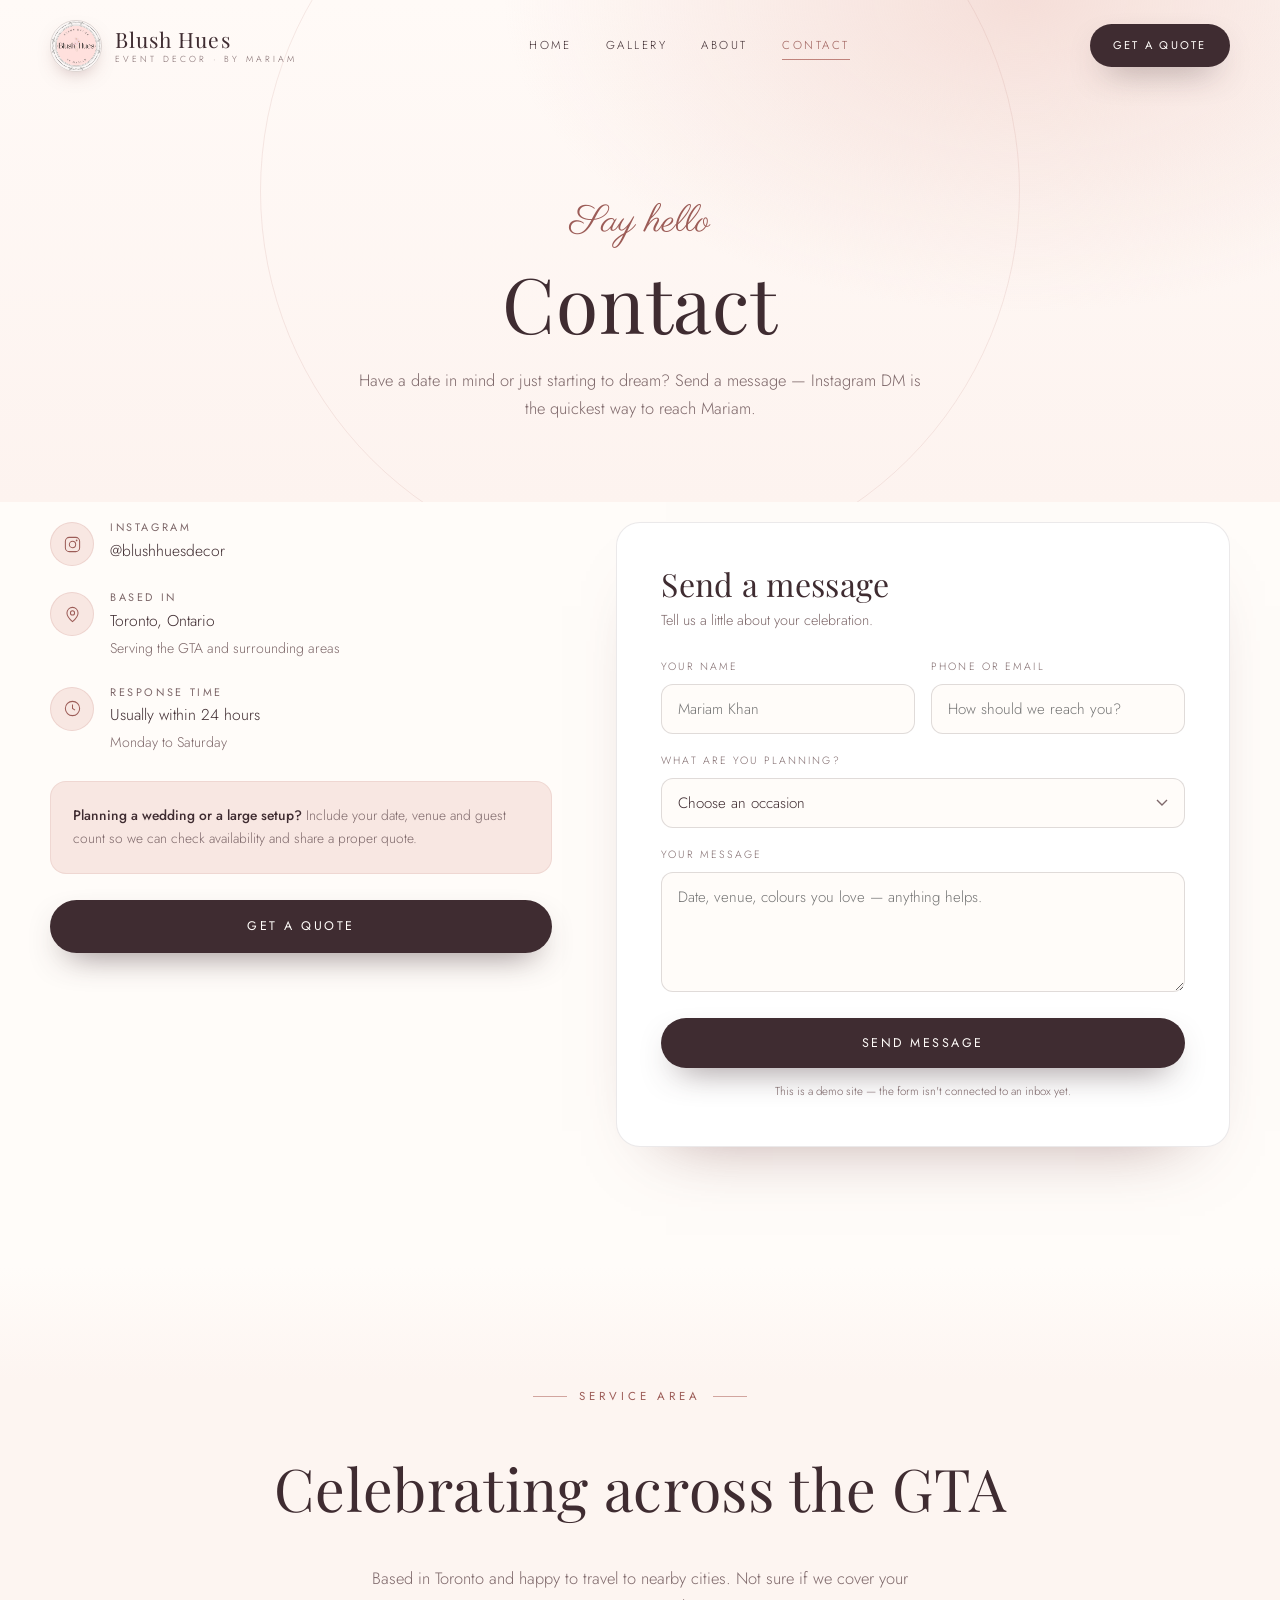
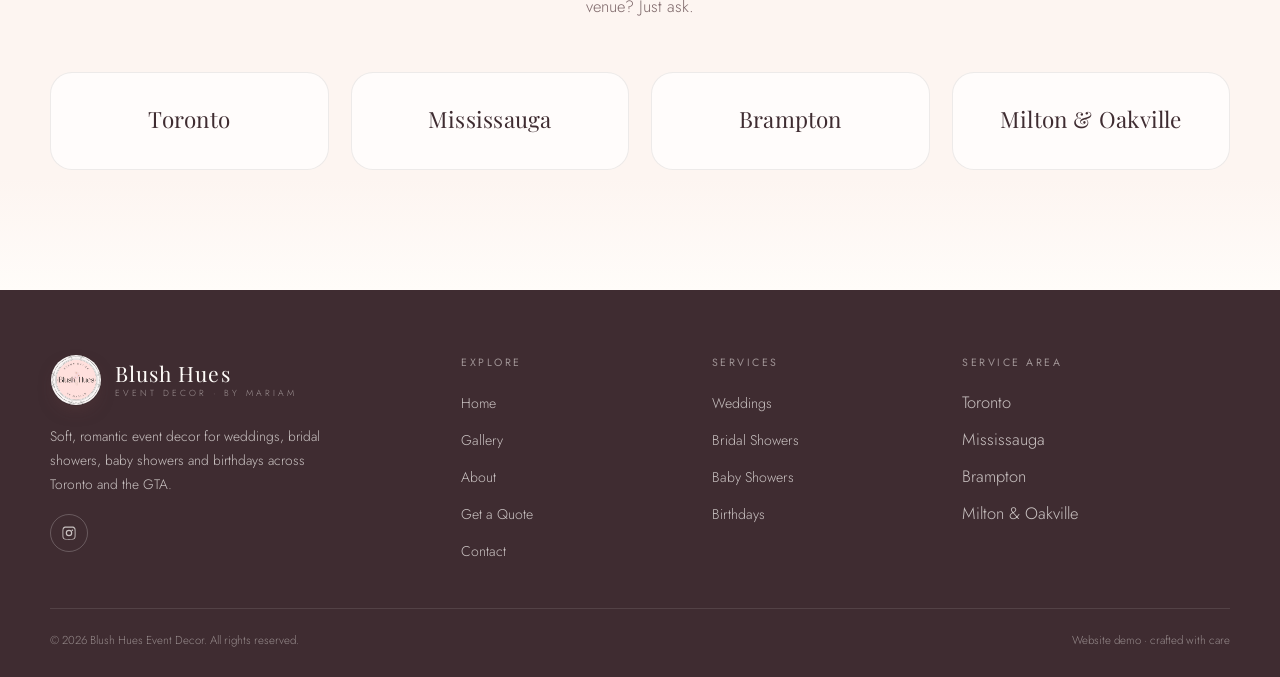
<file: contact.html>
<!DOCTYPE html>
<html lang="en">
<head>
<meta charset="UTF-8">
<meta name="viewport" content="width=device-width, initial-scale=1">
<title>Contact — Blush Hues Event Decor</title>
<meta name="description" content="Get in touch with Blush Hues event decor in Toronto. Serving Toronto, Mississauga, Brampton, Milton and Oakville.">
<meta name="theme-color" content="#FDF5F1">
<link rel="icon" href="assets/img/logo-180.jpg">
<link rel="preconnect" href="https://fonts.googleapis.com">
<link rel="preconnect" href="https://fonts.gstatic.com" crossorigin>
<link href="https://fonts.googleapis.com/css2?family=Playfair+Display:ital,wght@0,400;0,500;0,600;1,400&family=Parisienne&family=Jost:wght@300;400;500&display=swap" rel="stylesheet">
<link rel="stylesheet" href="assets/css/style.css">
</head>
<body>

<header class="nav" id="nav">
  <div class="wrap nav__inner">
    <a class="brand" href="index.html">
      <img class="brand__logo" src="assets/img/logo.jpg" alt="Blush Hues event decor logo">
      <span class="brand__text"><span class="brand__name">Blush Hues</span><span class="brand__sub">Event Decor · By Mariam</span></span>
    </a>
    <nav class="nav__links">
      <a href="index.html">Home</a>
      <a href="gallery.html">Gallery</a>
      <a href="index.html#about">About</a>
      <a href="contact.html" class="active">Contact</a>
    </nav>
    <a href="quote.html" class="btn btn--primary btn--sm nav__cta">Get a Quote</a>
    <button class="burger" id="burger" aria-label="Open menu" aria-expanded="false"><span></span><span></span></button>
  </div>
</header>

<div class="mobile-menu" id="mobileMenu">
  <img class="mobile-menu__logo" src="assets/img/logo.jpg" alt="">
  <a href="index.html">Home</a>
  <a href="gallery.html">Gallery</a>
  <a href="index.html#about">About</a>
  <a href="contact.html">Contact</a>
  <a href="quote.html" class="btn btn--primary">Get a Quote</a>
</div>

<main>
  <section class="page-hero">
    <div class="wrap reveal">
      <span class="script">Say hello</span>
      <h1>Contact</h1>
      <p class="lede">Have a date in mind or just starting to dream? Send a message — Instagram DM is the quickest way to reach Mariam.</p>
    </div>
  </section>

  <section class="section" style="padding-top:20px">
    <div class="wrap contact-grid">
      <div class="contact-info reveal">
        <div class="info-row">
          <div class="info-row__icon">
            <svg viewBox="0 0 24 24"><rect x="3" y="3" width="18" height="18" rx="5"/><circle cx="12" cy="12" r="4"/><circle cx="17.2" cy="6.8" r="1.1" fill="currentColor" stroke="none"/></svg>
          </div>
          <div>
            <h4>Instagram</h4>
            <p><a href="https://www.instagram.com/blushhuesdecor" target="_blank" rel="noopener">@blushhuesdecor</a></p>
          </div>
        </div>
        <div class="info-row">
          <div class="info-row__icon">
            <svg viewBox="0 0 24 24"><path d="M12 21s-7-6.1-7-11a7 7 0 1 1 14 0c0 4.9-7 11-7 11Z"/><circle cx="12" cy="10" r="2.6"/></svg>
          </div>
          <div>
            <h4>Based in</h4>
            <p>Toronto, Ontario</p>
            <p style="color:var(--muted);font-size:.88rem;margin-top:2px">Serving the GTA and surrounding areas</p>
          </div>
        </div>
        <div class="info-row">
          <div class="info-row__icon">
            <svg viewBox="0 0 24 24"><circle cx="12" cy="12" r="9"/><path d="M12 7v5l3.2 2"/></svg>
          </div>
          <div>
            <h4>Response time</h4>
            <p>Usually within 24 hours</p>
            <p style="color:var(--muted);font-size:.88rem;margin-top:2px">Monday to Saturday</p>
          </div>
        </div>
        <div class="info-note">
          <b>Planning a wedding or a large setup?</b> Include your date, venue and guest count so we can check availability and share a proper quote.
        </div>
        <a href="quote.html" class="btn btn--primary">Get a Quote</a>
      </div>

      <div class="form-card reveal d1">
        <div class="form-head">
          <h2>Send a message</h2>
          <p>Tell us a little about your celebration.</p>
        </div>
        <form data-demo novalidate>
          <div class="field-row">
            <div class="field">
              <label for="cname">Your name</label>
              <input id="cname" name="name" type="text" required placeholder="Mariam Khan">
            </div>
            <div class="field">
              <label for="cphone">Phone or email</label>
              <input id="cphone" name="contact" type="text" required placeholder="How should we reach you?">
            </div>
          </div>
          <div class="field">
            <label for="ctype">What are you planning?</label>
            <select id="ctype" name="type" required>
              <option value="" selected disabled>Choose an occasion</option>
              <option>Wedding</option>
              <option>Bridal shower</option>
              <option>Baby shower</option>
              <option>Birthday</option>
              <option>Other celebration</option>
            </select>
          </div>
          <div class="field">
            <label for="cmsg">Your message</label>
            <textarea id="cmsg" name="message" required placeholder="Date, venue, colours you love — anything helps."></textarea>
          </div>
          <button type="submit" class="btn btn--primary btn--full">Send Message</button>
          <p class="form-fine">This is a demo site — the form isn't connected to an inbox yet.</p>
        </form>
        <div class="form-success">
          <div class="tick">✦</div>
          <h3>Thank you</h3>
          <p>This demo form doesn't send messages yet.<br>For a real enquiry, please DM <a href="https://www.instagram.com/blushhuesdecor" target="_blank" rel="noopener" style="color:var(--rose-deep)">@blushhuesdecor</a> on Instagram.</p>
        </div>
      </div>
    </div>
  </section>

  <section class="section section--tint">
    <div class="wrap">
      <div class="section-head section-head--center">
        <span class="eyebrow eyebrow--center">Service Area</span>
        <h2>Celebrating across the GTA</h2>
        <p class="lede">Based in Toronto and happy to travel to nearby cities. Not sure if we cover your venue? Just ask.</p>
      </div>
      <div class="cards" style="grid-template-columns:repeat(4,1fr)">
        <div class="card reveal" style="text-align:center">
          <h3 style="font-size:1.4rem">Toronto</h3>
        </div>
        <div class="card reveal d1" style="text-align:center">
          <h3 style="font-size:1.4rem">Mississauga</h3>
        </div>
        <div class="card reveal d2" style="text-align:center">
          <h3 style="font-size:1.4rem">Brampton</h3>
        </div>
        <div class="card reveal d3" style="text-align:center">
          <h3 style="font-size:1.4rem">Milton &amp; Oakville</h3>
        </div>
      </div>
    </div>
  </section>
</main>

<footer class="footer">
  <div class="wrap">
    <div class="footer__top">
      <div>
        <a class="brand" href="index.html">
          <img class="brand__logo" src="assets/img/logo.jpg" alt="Blush Hues logo">
          <span class="brand__text"><span class="brand__name">Blush Hues</span><span class="brand__sub">Event Decor · By Mariam</span></span>
        </a>
        <p style="margin-top:18px">Soft, romantic event decor for weddings, bridal showers, baby showers and birthdays across Toronto and the GTA.</p>
        <div class="socials">
          <a href="https://www.instagram.com/blushhuesdecor" target="_blank" rel="noopener" aria-label="Instagram">
            <svg viewBox="0 0 24 24"><path d="M12 2.2c3.2 0 3.6 0 4.9.1 1.2.1 1.8.2 2.2.4.6.2 1 .5 1.4.9.4.4.7.8.9 1.4.2.4.3 1 .4 2.2.1 1.3.1 1.7.1 4.9s0 3.6-.1 4.9c-.1 1.2-.2 1.8-.4 2.2-.2.6-.5 1-.9 1.4-.4.4-.8.7-1.4.9-.4.2-1 .3-2.2.4-1.3.1-1.7.1-4.9.1s-3.6 0-4.9-.1c-1.2-.1-1.8-.2-2.2-.4-.6-.2-1-.5-1.4-.9-.4-.4-.7-.8-.9-1.4-.2-.4-.3-1-.4-2.2C2.2 15.6 2.2 15.2 2.2 12s0-3.6.1-4.9c.1-1.2.2-1.8.4-2.2.2-.6.5-1 .9-1.4.4-.4.8-.7 1.4-.9.4-.2 1-.3 2.2-.4C8.4 2.2 8.8 2.2 12 2.2Zm0 1.8c-3.1 0-3.5 0-4.7.1-.9 0-1.4.2-1.7.3-.4.2-.7.4-1 .7-.3.3-.5.6-.7 1-.1.3-.3.8-.3 1.7-.1 1.2-.1 1.6-.1 4.7s0 3.5.1 4.7c0 .9.2 1.4.3 1.7.2.4.4.7.7 1 .3.3.6.5 1 .7.3.1.8.3 1.7.3 1.2.1 1.6.1 4.7.1s3.5 0 4.7-.1c.9 0 1.4-.2 1.7-.3.4-.2.7-.4 1-.7.3-.3.5-.6.7-1 .1-.3.3-.8.3-1.7.1-1.2.1-1.6.1-4.7s0-3.5-.1-4.7c0-.9-.2-1.4-.3-1.7-.2-.4-.4-.7-.7-1-.3-.3-.6-.5-1-.7-.3-.1-.8-.3-1.7-.3-1.2-.1-1.6-.1-4.7-.1Zm0 3.1a4.9 4.9 0 1 1 0 9.8 4.9 4.9 0 0 1 0-9.8Zm0 1.8a3.1 3.1 0 1 0 0 6.2 3.1 3.1 0 0 0 0-6.2Zm5.1-2.1a1.15 1.15 0 1 1 0 2.3 1.15 1.15 0 0 1 0-2.3Z"/></svg>
          </a>
        </div>
      </div>
      <div>
        <h5>Explore</h5>
        <ul><li><a href="index.html">Home</a></li><li><a href="gallery.html">Gallery</a></li><li><a href="index.html#about">About</a></li><li><a href="quote.html">Get a Quote</a></li><li><a href="contact.html">Contact</a></li></ul>
      </div>
      <div>
        <h5>Services</h5>
        <ul><li><a href="index.html#about">Weddings</a></li><li><a href="index.html#about">Bridal Showers</a></li><li><a href="index.html#about">Baby Showers</a></li><li><a href="index.html#about">Birthdays</a></li></ul>
      </div>
      <div>
        <h5>Service Area</h5>
        <ul><li>Toronto</li><li>Mississauga</li><li>Brampton</li><li>Milton &amp; Oakville</li></ul>
      </div>
    </div>
    <div class="footer__bottom">
      <span>© <span id="year">2026</span> Blush Hues Event Decor. All rights reserved.</span>
      <span>Website demo · crafted with care</span>
    </div>
  </div>
</footer>

<script src="assets/js/main.js"></script>
</body>
</html>
</file>
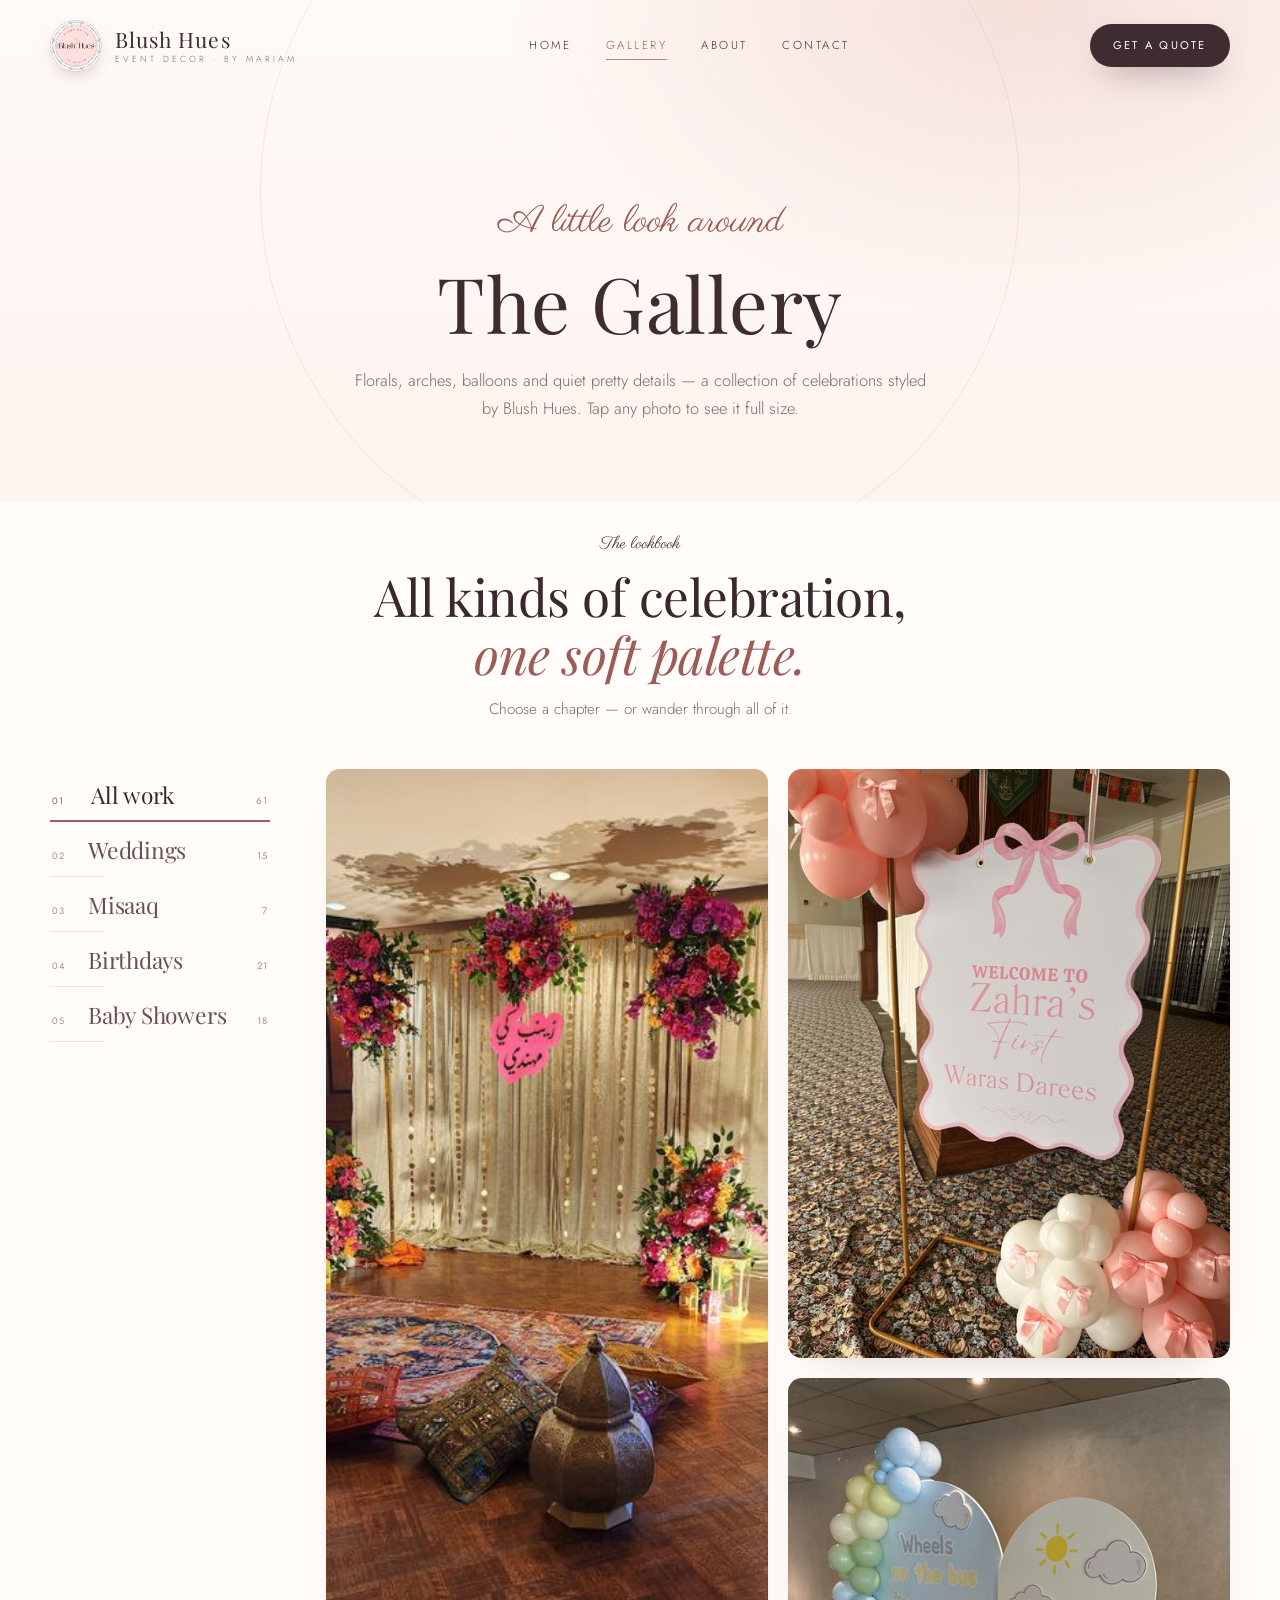
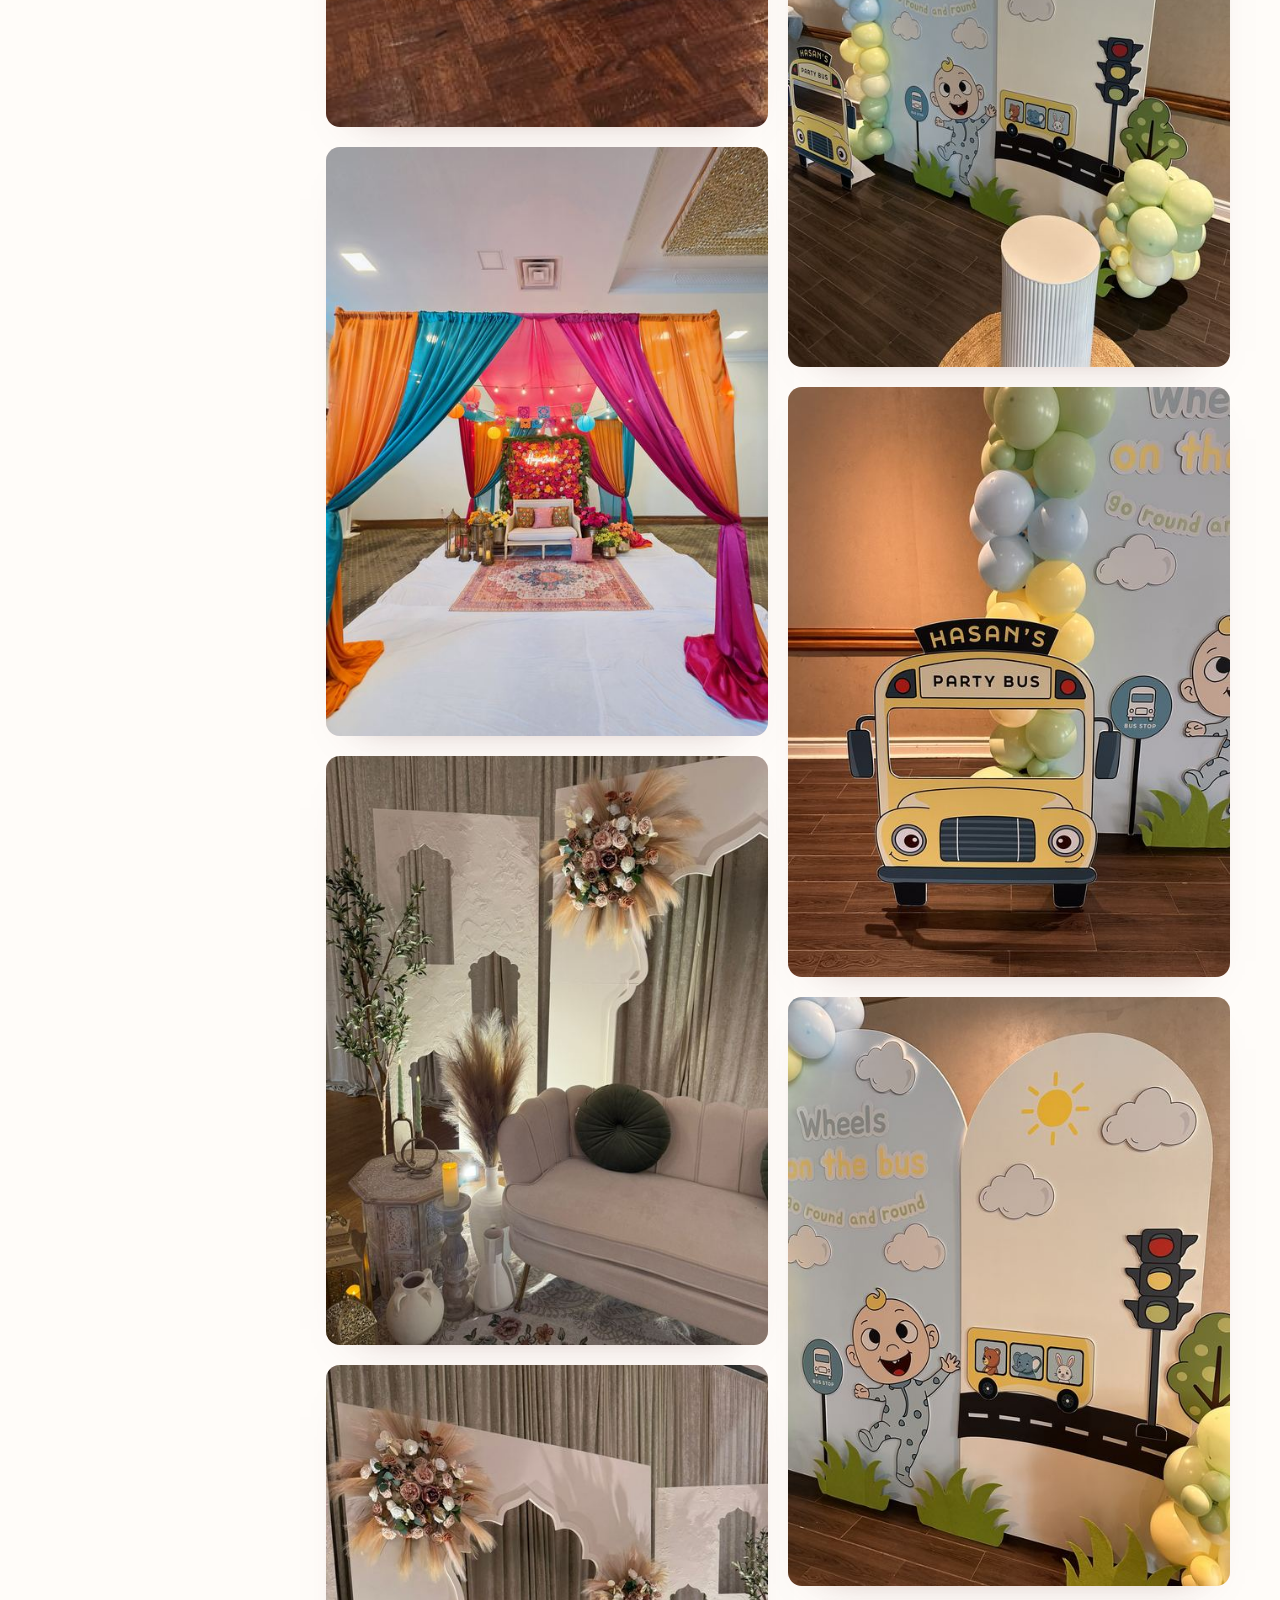
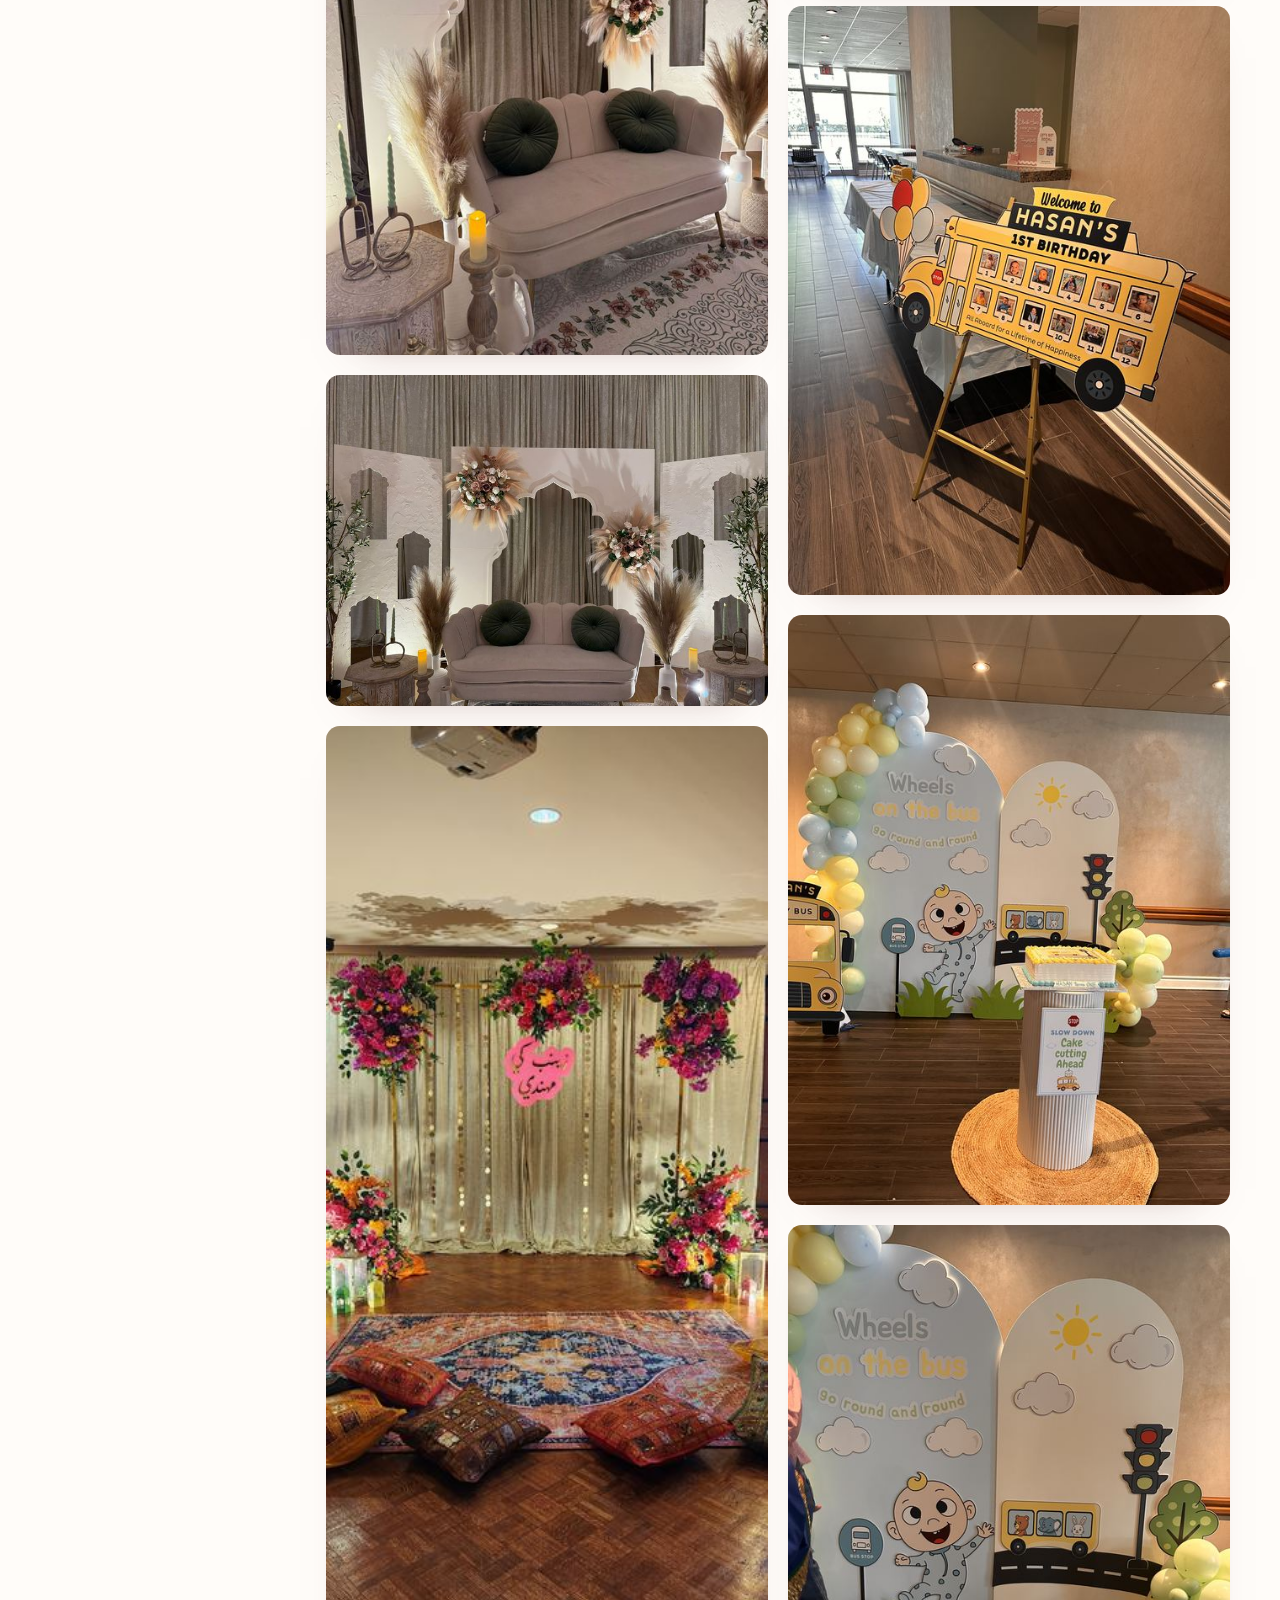
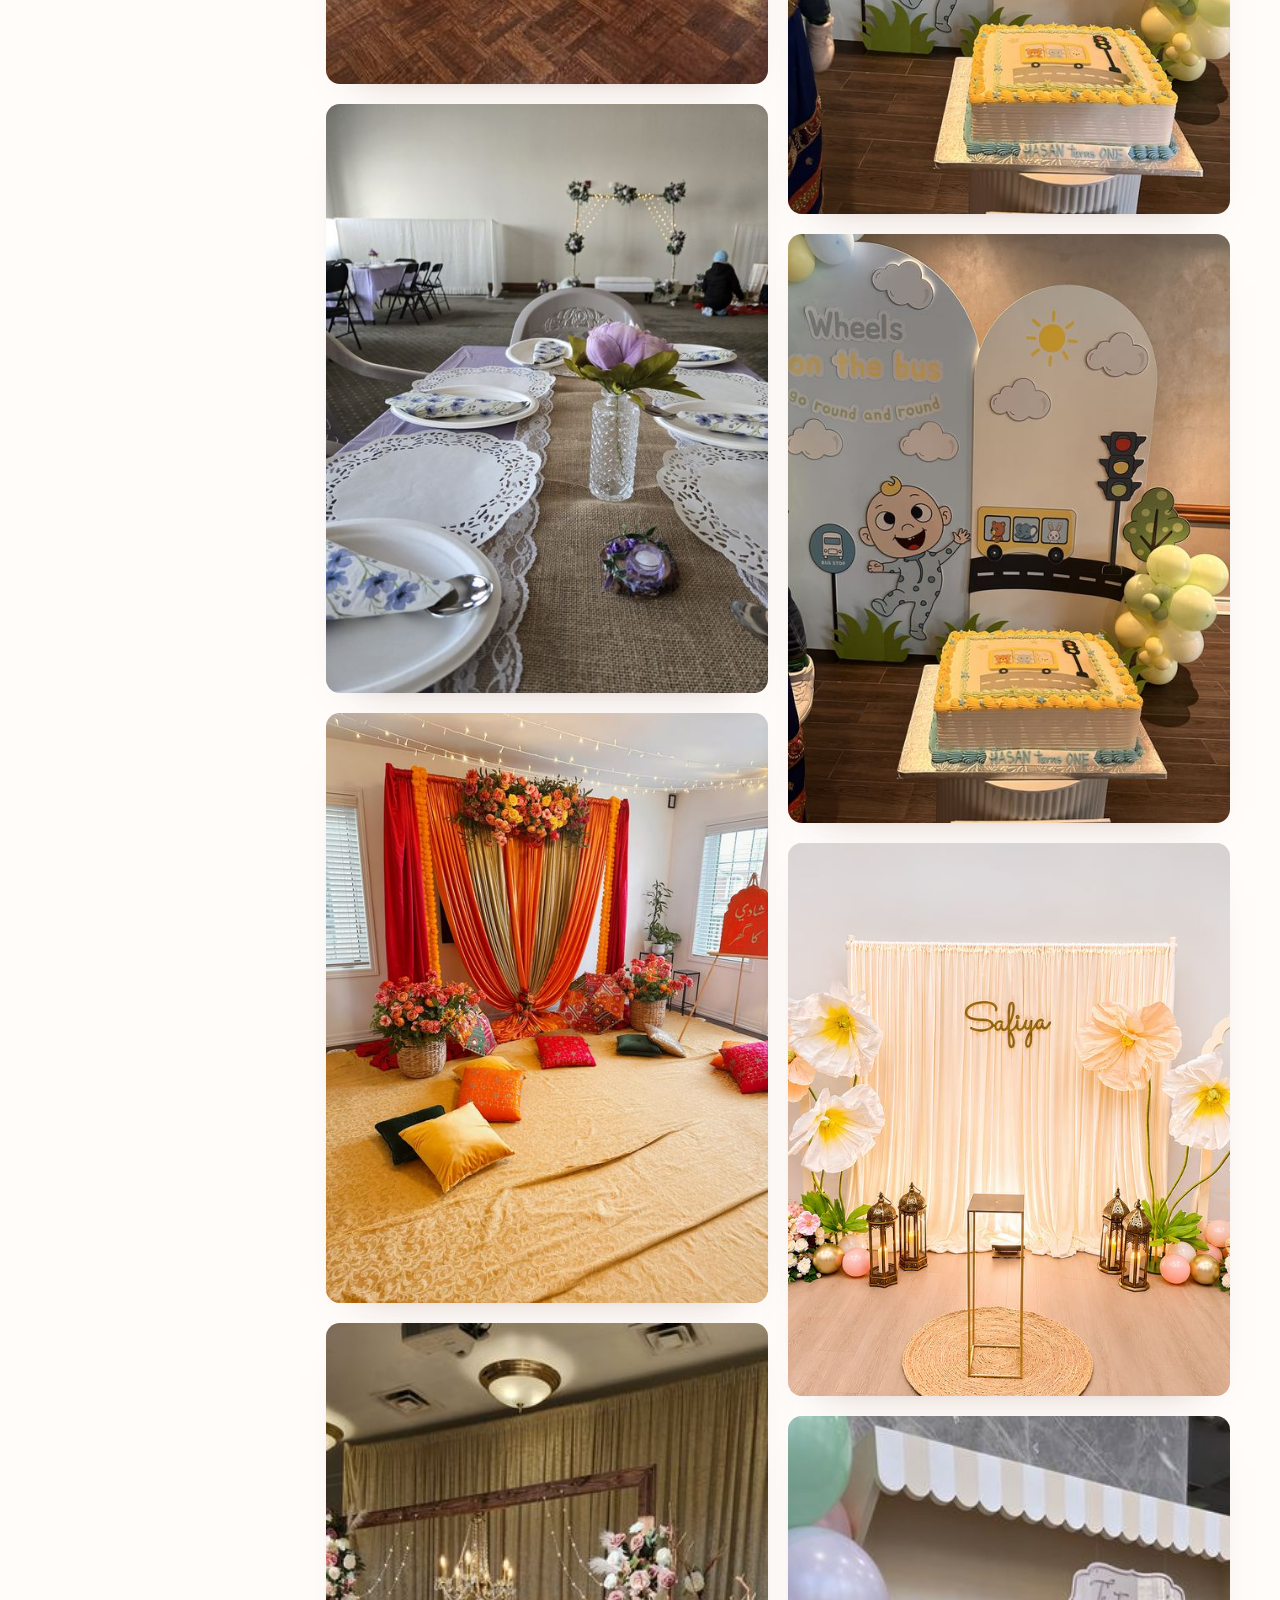
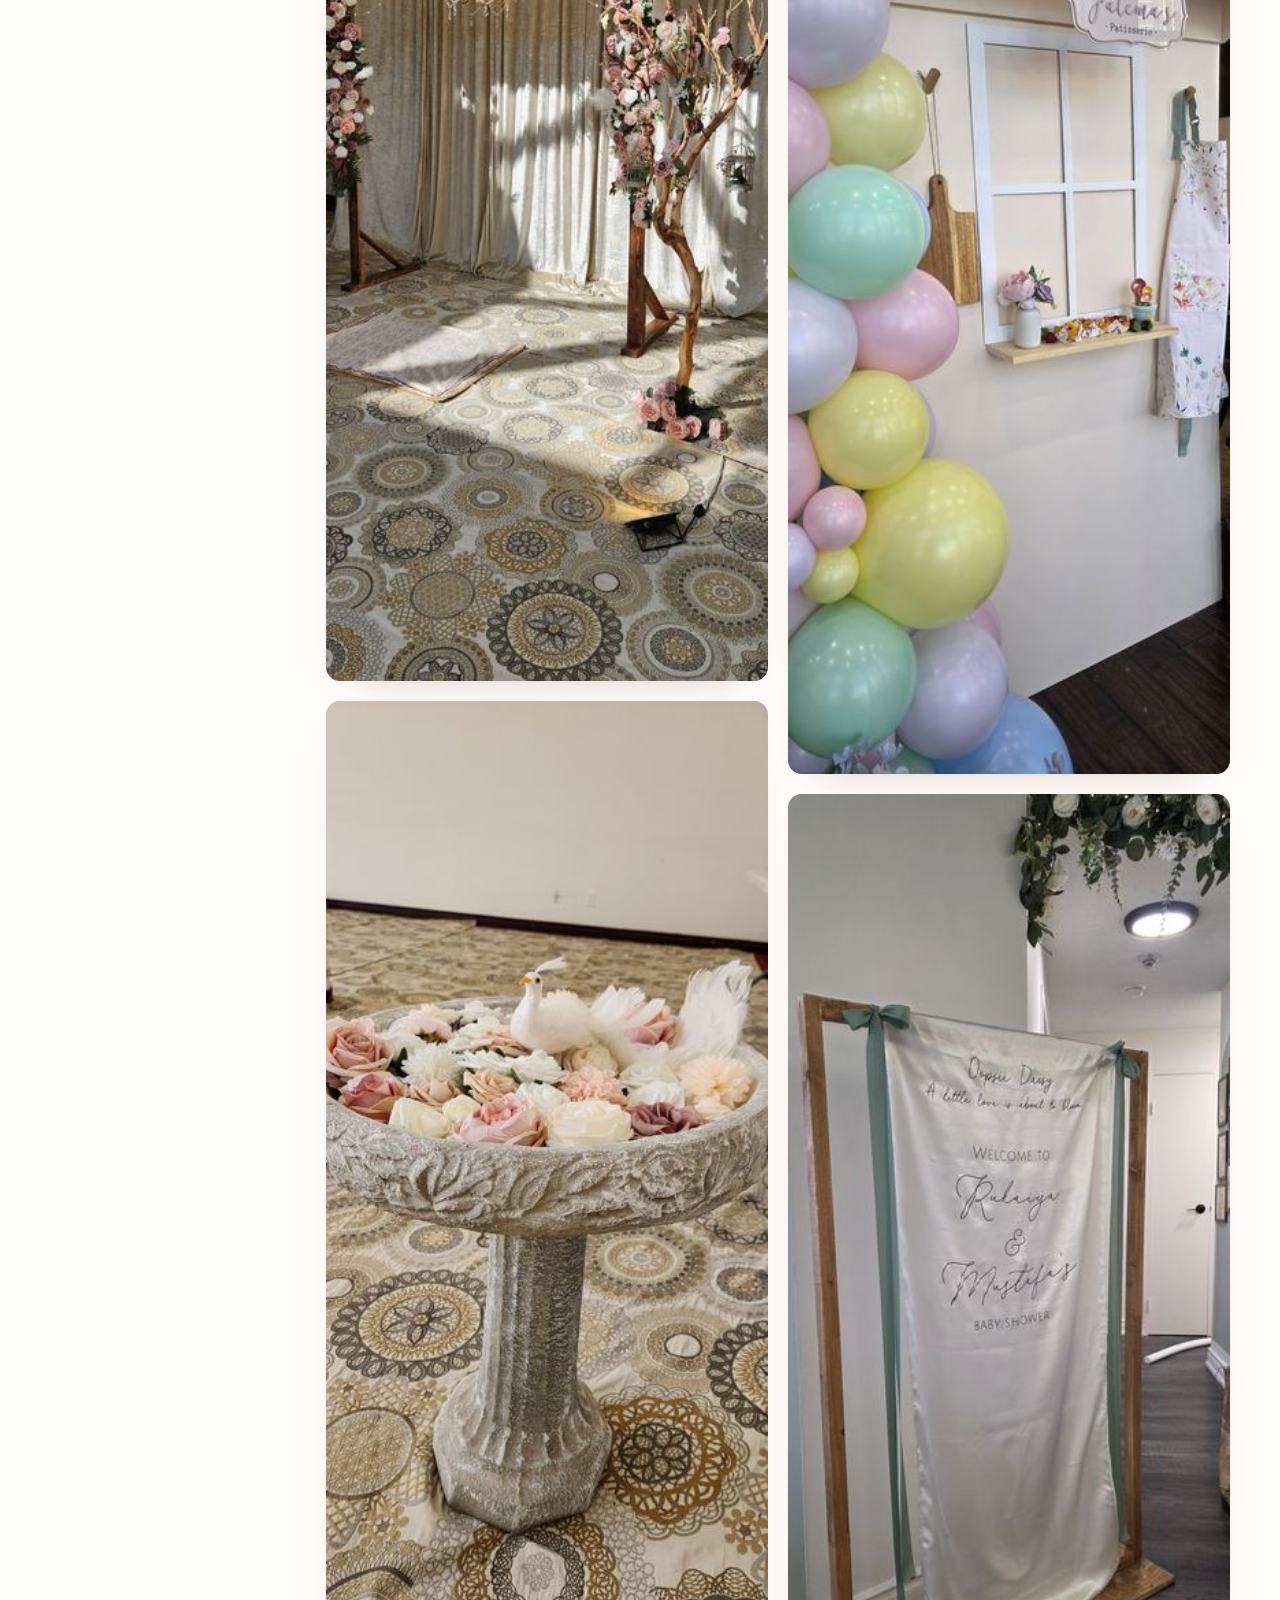
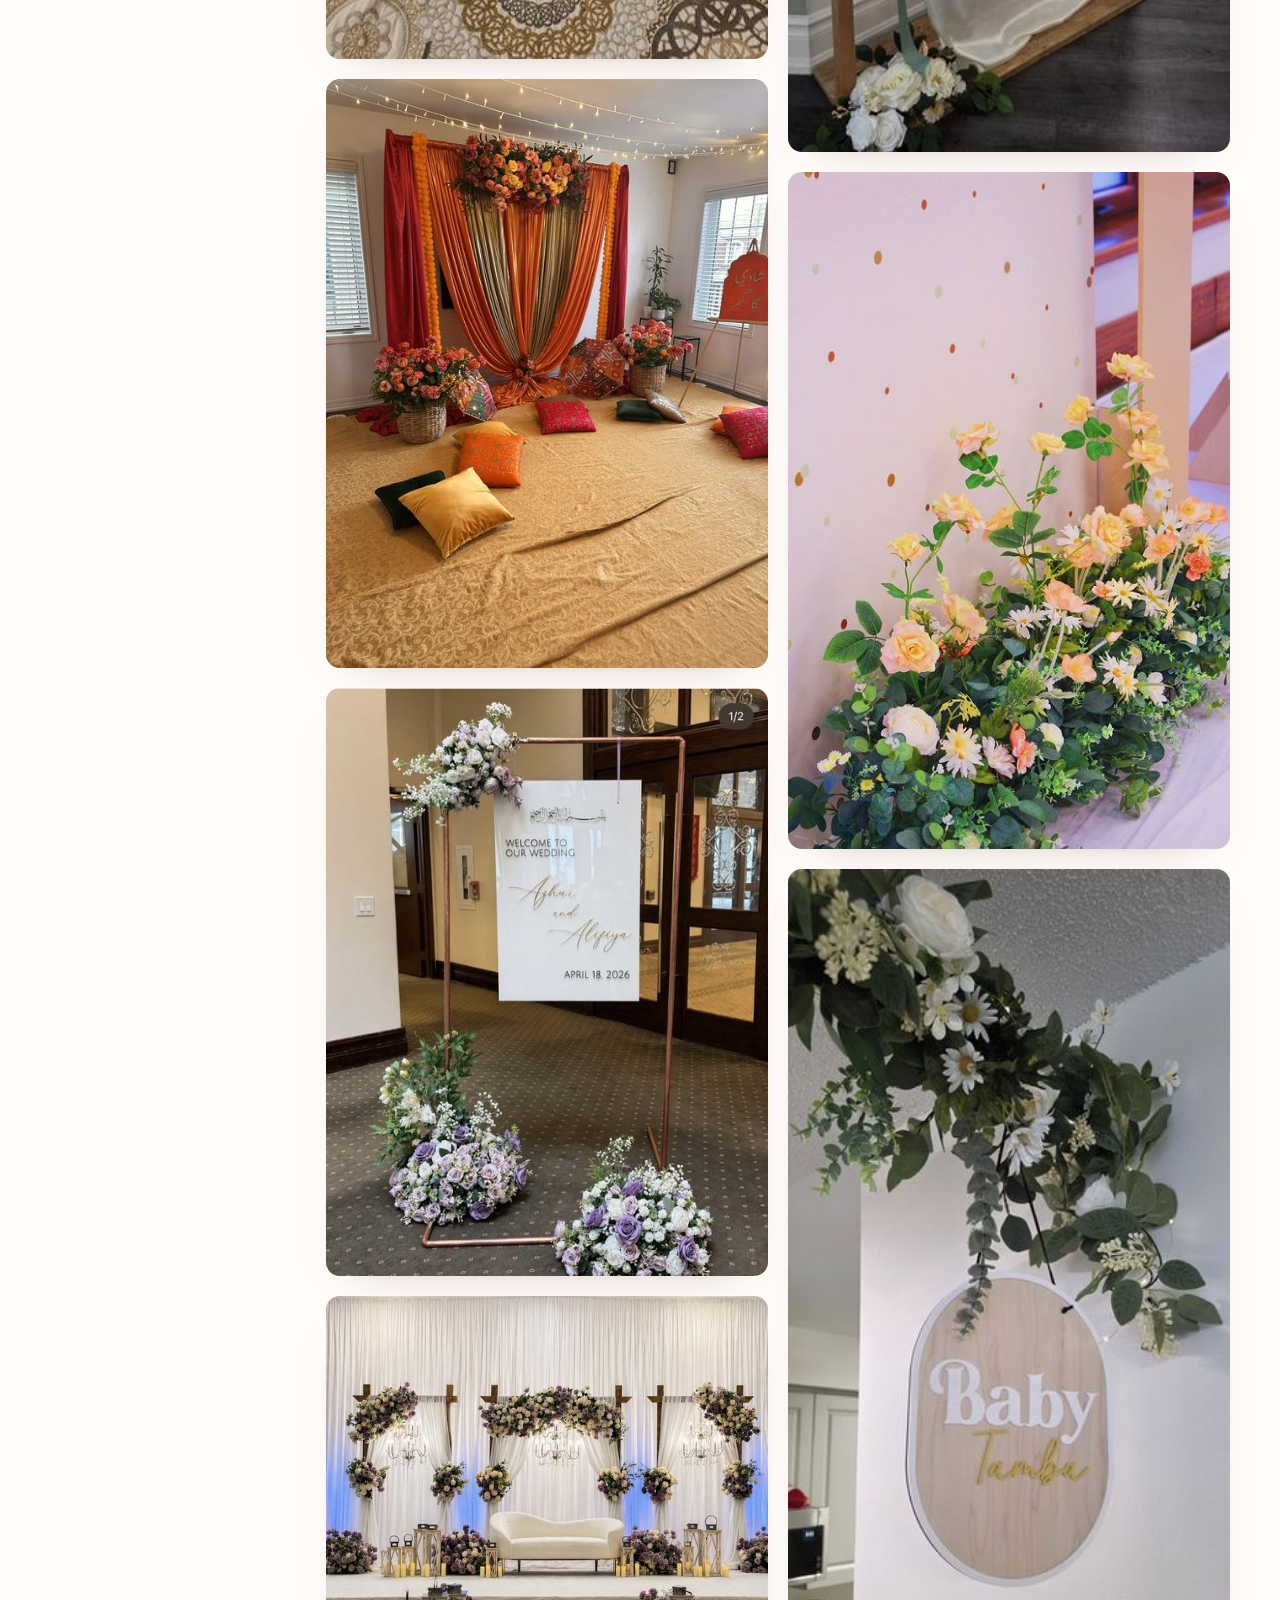
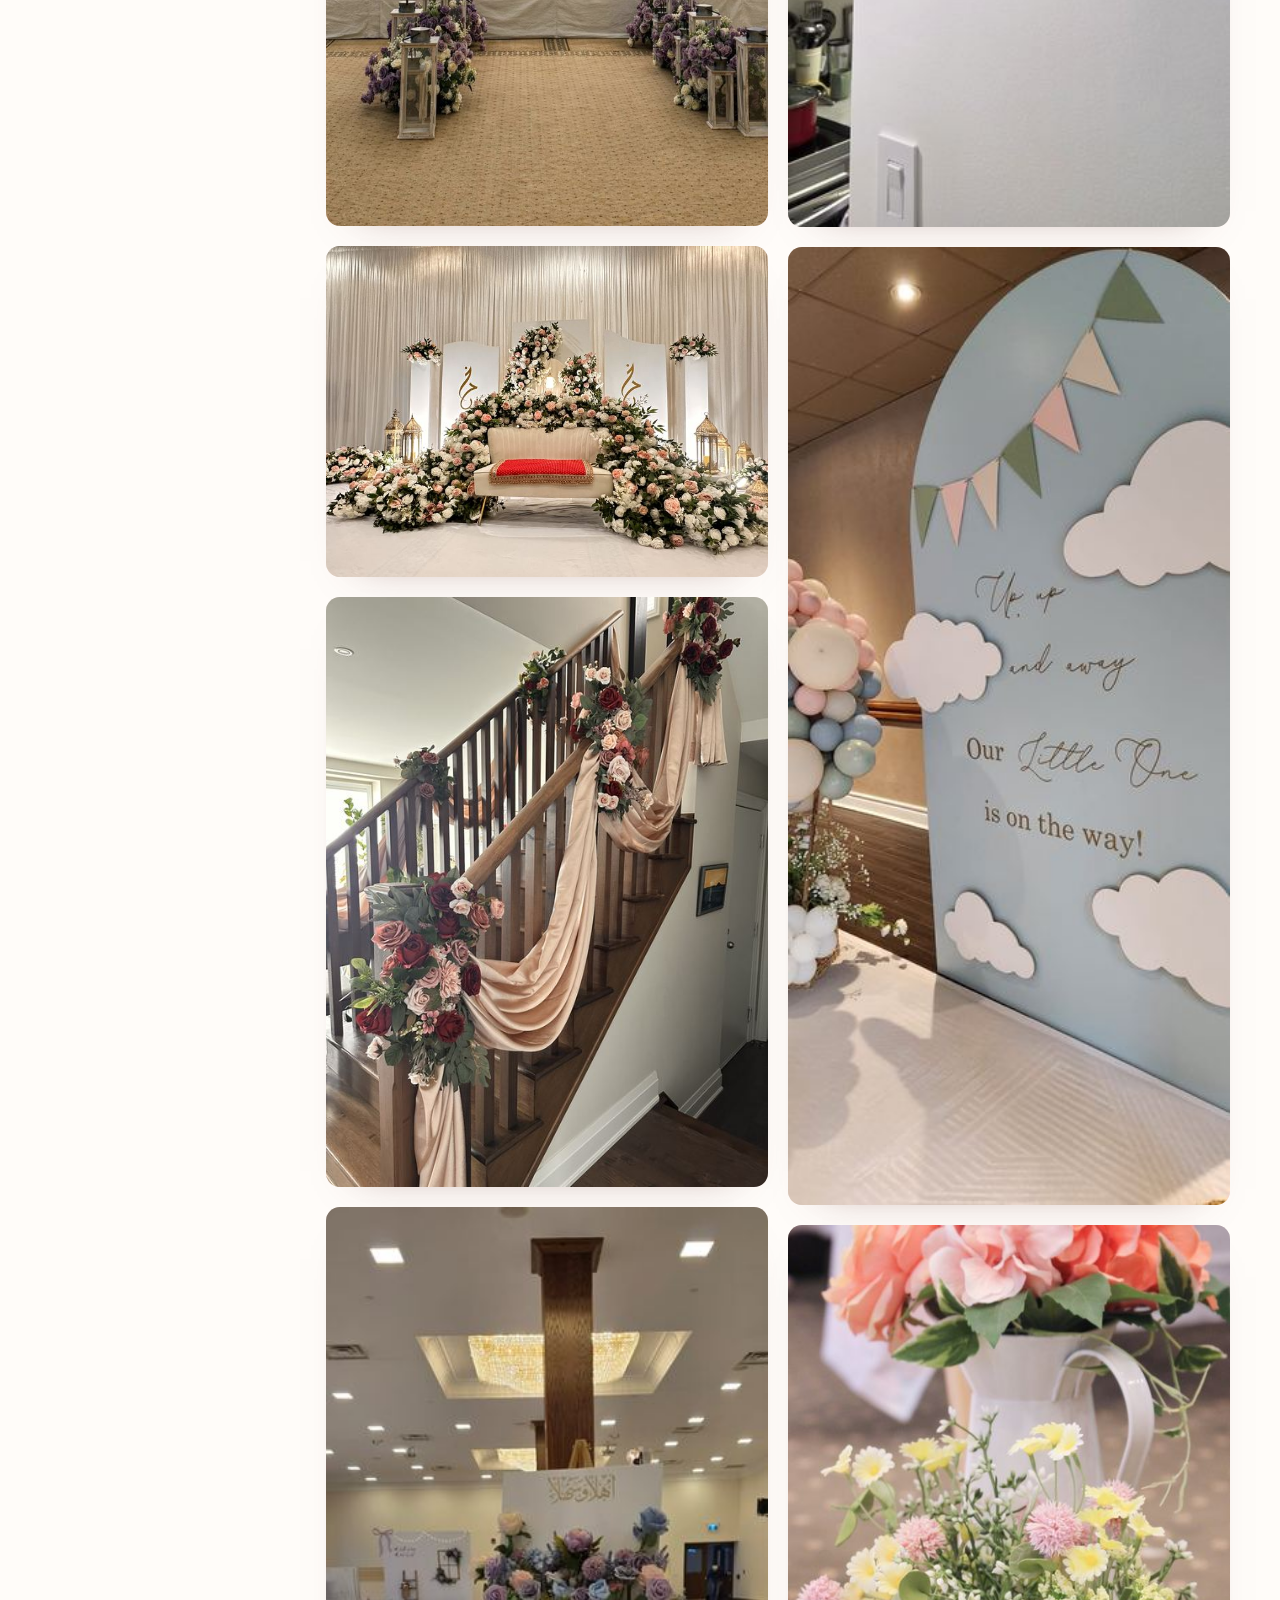
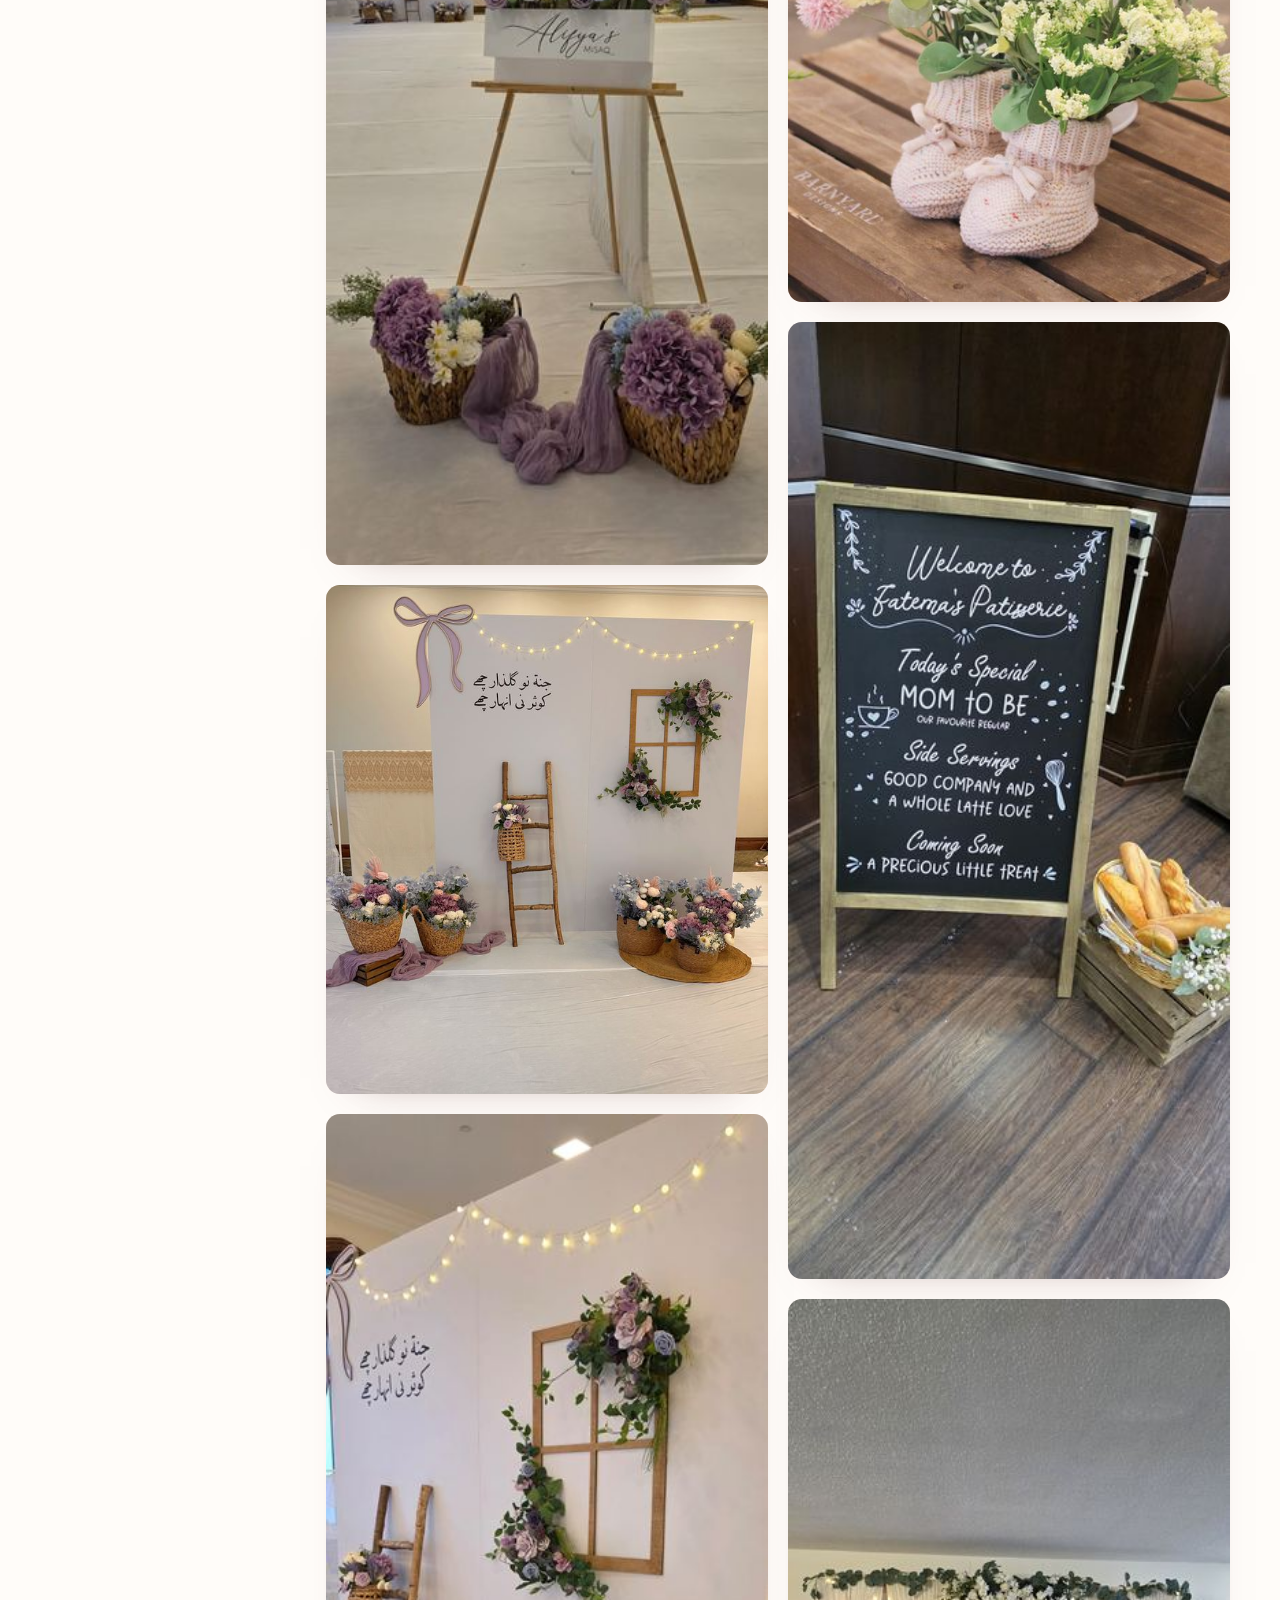
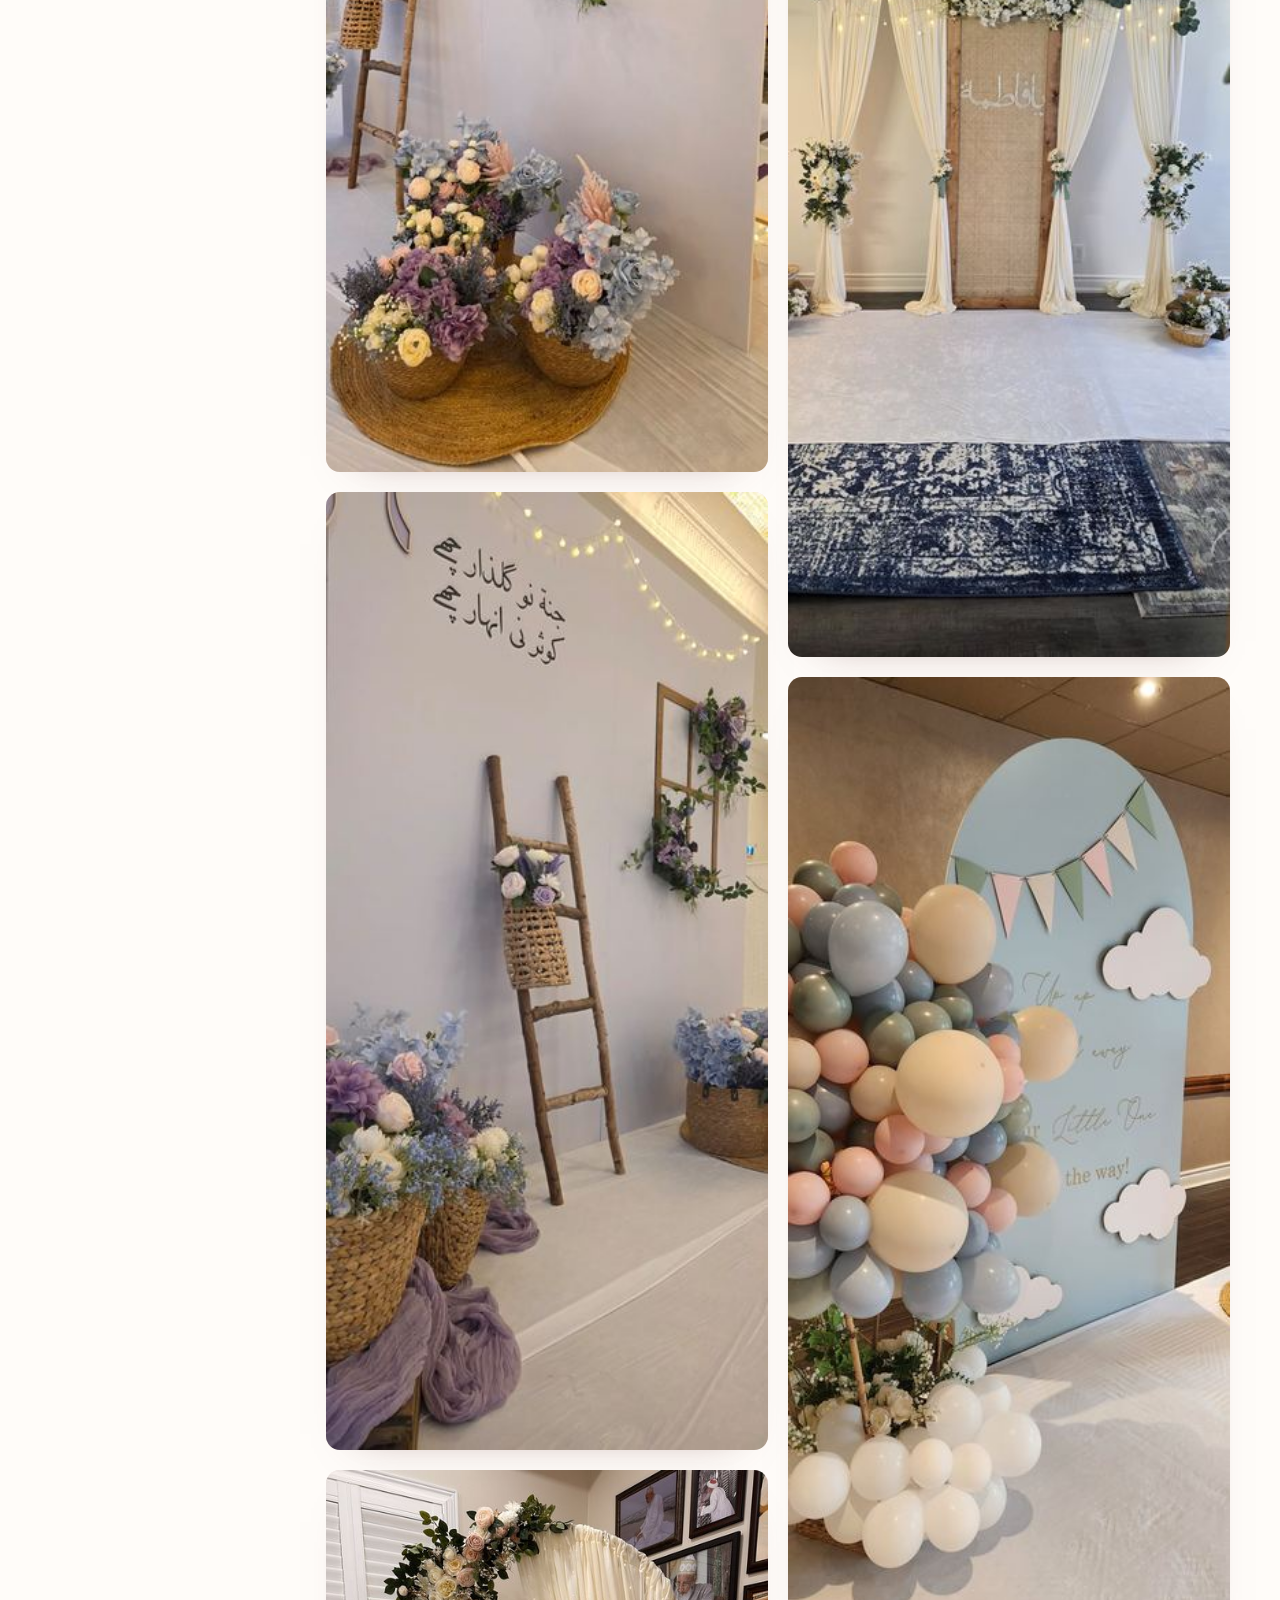
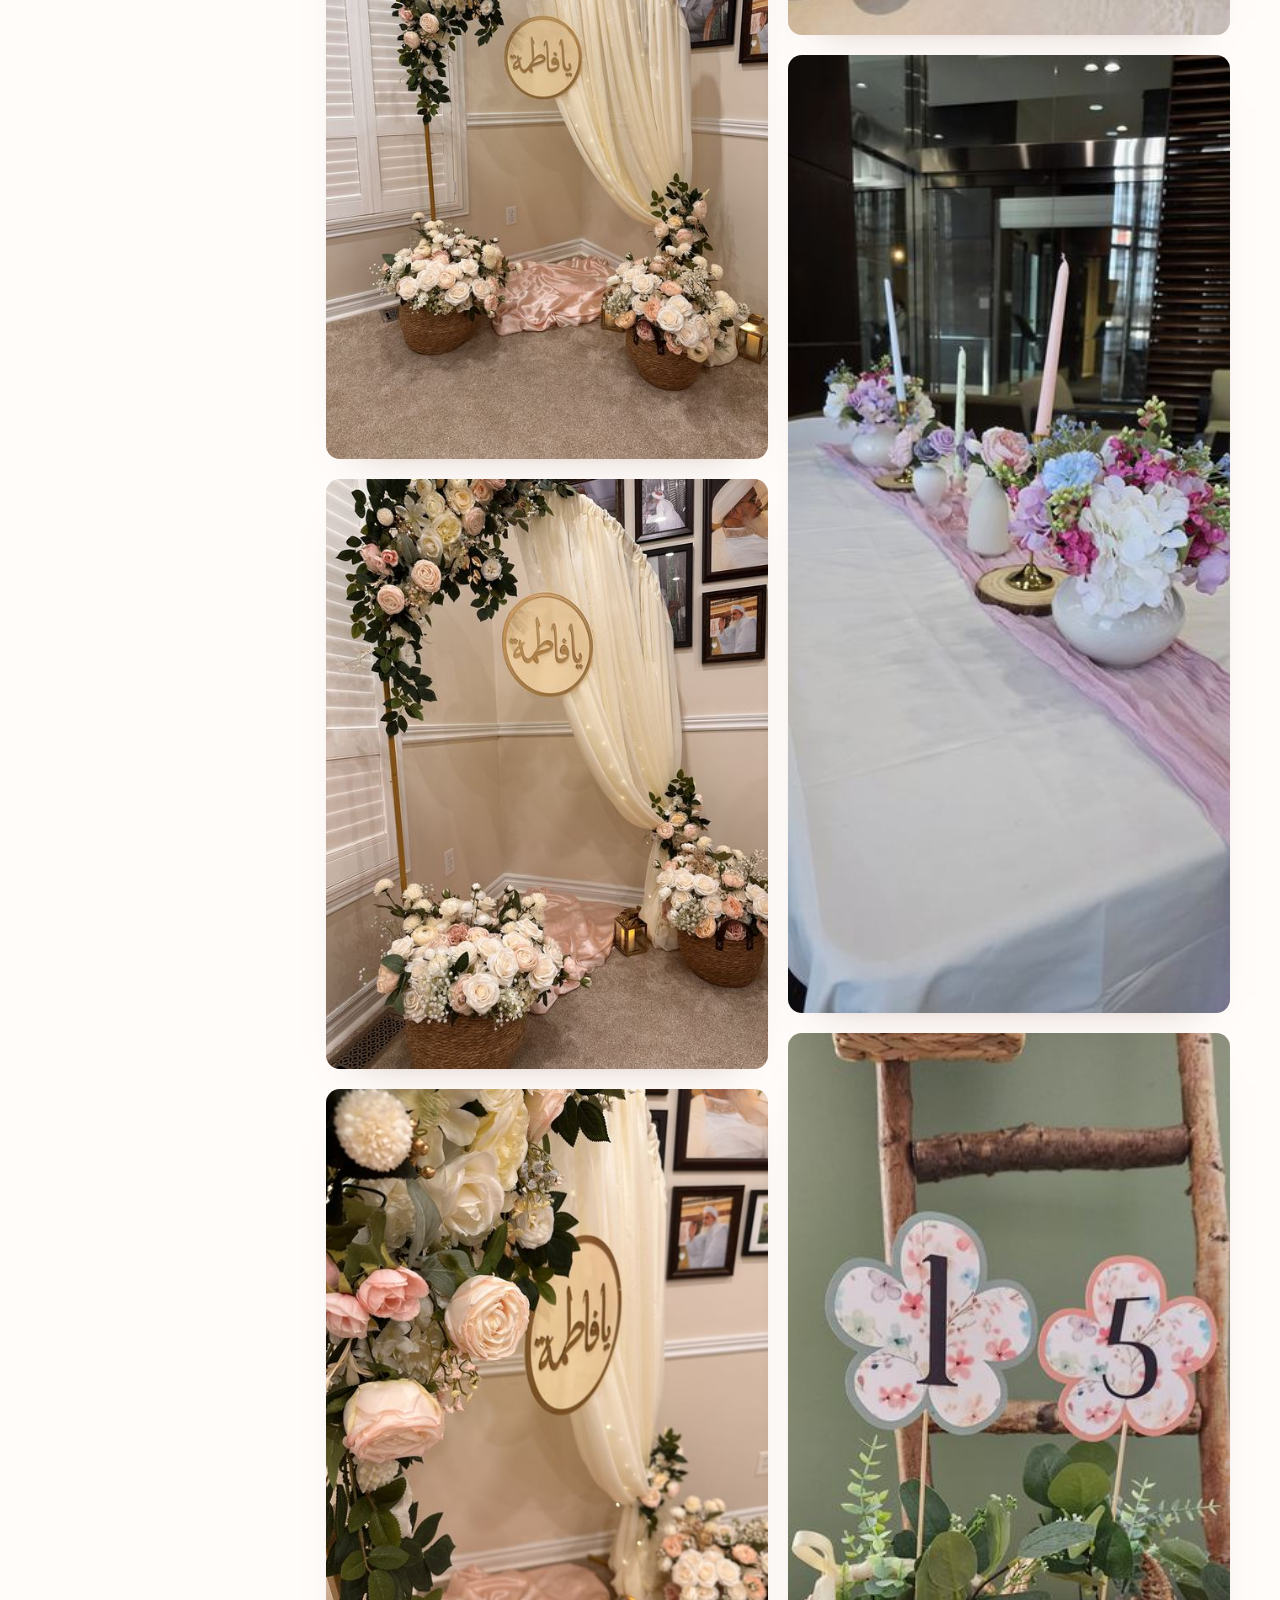
<file: gallery.html>
<!DOCTYPE html>
<html lang="en">
<head>
<meta charset="UTF-8">
<meta name="viewport" content="width=device-width, initial-scale=1">
<title>Gallery — Blush Hues Event Decor</title>
<meta name="description" content="A gallery of soft, romantic event decor by Blush Hues — arches, tablescapes, balloon installations and floral details across Toronto and the GTA.">
<meta name="theme-color" content="#FDF5F1">
<link rel="icon" href="assets/img/logo-180.jpg">
<link rel="preconnect" href="https://fonts.googleapis.com">
<link rel="preconnect" href="https://fonts.gstatic.com" crossorigin>
<link href="https://fonts.googleapis.com/css2?family=Playfair+Display:ital,wght@0,400;0,500;0,600;1,400&family=Parisienne&family=Jost:wght@300;400;500&display=swap" rel="stylesheet">
<link rel="stylesheet" href="assets/css/style.css">
<link rel="stylesheet" href="assets/css/gallery.css">
</head>
<body>

<header class="nav" id="nav">
  <div class="wrap nav__inner">
    <a class="brand" href="index.html">
      <img class="brand__logo" src="assets/img/logo.jpg" alt="Blush Hues event decor logo">
      <span class="brand__text"><span class="brand__name">Blush Hues</span><span class="brand__sub">Event Decor · By Mariam</span></span>
    </a>
    <nav class="nav__links">
      <a href="index.html">Home</a>
      <a href="gallery.html" class="active">Gallery</a>
      <a href="index.html#about">About</a>
      <a href="contact.html">Contact</a>
    </nav>
    <a href="quote.html" class="btn btn--primary btn--sm nav__cta">Get a Quote</a>
    <button class="burger" id="burger" aria-label="Open menu" aria-expanded="false"><span></span><span></span></button>
  </div>
</header>

<div class="mobile-menu" id="mobileMenu">
  <img class="mobile-menu__logo" src="assets/img/logo.jpg" alt="">
  <a href="index.html">Home</a>
  <a href="gallery.html">Gallery</a>
  <a href="index.html#about">About</a>
  <a href="contact.html">Contact</a>
  <a href="quote.html" class="btn btn--primary">Get a Quote</a>
</div>

<main>
  <section class="page-hero">
    <div class="wrap reveal">
      <span class="script">A little look around</span>
      <h1>The Gallery</h1>
      <p class="lede">Florals, arches, balloons and quiet pretty details — a collection of celebrations styled by Blush Hues. Tap any photo to see it full size.</p>
    </div>
  </section>

  <section class="section lookbook" style="padding-top:26px">
    <div class="wrap">
      <div class="lookbook__head reveal">
        <span class="script">The lookbook</span>
        <h2 class="lookbook__title">All kinds of celebration,<br><em>one soft palette.</em></h2>
        <p class="lookbook__lede" id="lookbookLede">Choose a chapter — or wander through all of it.</p>
      </div>
      <div class="lookbook__body">
        <aside class="lb-index" id="filters" aria-label="Gallery categories"></aside>
        <div class="lb-grid" id="galleryGrid"></div>
      </div>
      <p style="text-align:center;color:var(--muted);font-size:.82rem;margin-top:38px">More moments live on <a href="https://www.instagram.com/blushhuesdecor" target="_blank" rel="noopener" style="color:var(--rose-deep);border-bottom:1px solid rgba(156,92,87,.35)">Instagram @blushhuesdecor</a></p>
    </div>
  </section>
  <div class="peek" id="peek" aria-hidden="true"><img alt=""></div>

  <section class="section section--tint">
    <div class="wrap">
      <div class="band reveal">
        <span class="script">Seen something you love?</span>
        <h2>Let's style your celebration</h2>
        <p>Tell us your date and venue and we'll put together a look and a quote made for you.</p>
        <a href="quote.html" class="btn btn--light">Get a Quote</a>
      </div>
    </div>
  </section>
</main>

<footer class="footer">
  <div class="wrap">
    <div class="footer__top">
      <div>
        <a class="brand" href="index.html">
          <img class="brand__logo" src="assets/img/logo.jpg" alt="Blush Hues logo">
          <span class="brand__text"><span class="brand__name">Blush Hues</span><span class="brand__sub">Event Decor · By Mariam</span></span>
        </a>
        <p style="margin-top:18px">Soft, romantic event decor for weddings, bridal showers, baby showers and birthdays across Toronto and the GTA.</p>
        <div class="socials">
          <a href="https://www.instagram.com/blushhuesdecor" target="_blank" rel="noopener" aria-label="Instagram">
            <svg viewBox="0 0 24 24"><path d="M12 2.2c3.2 0 3.6 0 4.9.1 1.2.1 1.8.2 2.2.4.6.2 1 .5 1.4.9.4.4.7.8.9 1.4.2.4.3 1 .4 2.2.1 1.3.1 1.7.1 4.9s0 3.6-.1 4.9c-.1 1.2-.2 1.8-.4 2.2-.2.6-.5 1-.9 1.4-.4.4-.8.7-1.4.9-.4.2-1 .3-2.2.4-1.3.1-1.7.1-4.9.1s-3.6 0-4.9-.1c-1.2-.1-1.8-.2-2.2-.4-.6-.2-1-.5-1.4-.9-.4-.4-.7-.8-.9-1.4-.2-.4-.3-1-.4-2.2C2.2 15.6 2.2 15.2 2.2 12s0-3.6.1-4.9c.1-1.2.2-1.8.4-2.2.2-.6.5-1 .9-1.4.4-.4.8-.7 1.4-.9.4-.2 1-.3 2.2-.4C8.4 2.2 8.8 2.2 12 2.2Zm0 1.8c-3.1 0-3.5 0-4.7.1-.9 0-1.4.2-1.7.3-.4.2-.7.4-1 .7-.3.3-.5.6-.7 1-.1.3-.3.8-.3 1.7-.1 1.2-.1 1.6-.1 4.7s0 3.5.1 4.7c0 .9.2 1.4.3 1.7.2.4.4.7.7 1 .3.3.6.5 1 .7.3.1.8.3 1.7.3 1.2.1 1.6.1 4.7.1s3.5 0 4.7-.1c.9 0 1.4-.2 1.7-.3.4-.2.7-.4 1-.7.3-.3.5-.6.7-1 .1-.3.3-.8.3-1.7.1-1.2.1-1.6.1-4.7s0-3.5-.1-4.7c0-.9-.2-1.4-.3-1.7-.2-.4-.4-.7-.7-1-.3-.3-.6-.5-1-.7-.3-.1-.8-.3-1.7-.3-1.2-.1-1.6-.1-4.7-.1Zm0 3.1a4.9 4.9 0 1 1 0 9.8 4.9 4.9 0 0 1 0-9.8Zm0 1.8a3.1 3.1 0 1 0 0 6.2 3.1 3.1 0 0 0 0-6.2Zm5.1-2.1a1.15 1.15 0 1 1 0 2.3 1.15 1.15 0 0 1 0-2.3Z"/></svg>
          </a>
        </div>
      </div>
      <div>
        <h5>Explore</h5>
        <ul><li><a href="index.html">Home</a></li><li><a href="gallery.html">Gallery</a></li><li><a href="index.html#about">About</a></li><li><a href="quote.html">Get a Quote</a></li><li><a href="contact.html">Contact</a></li></ul>
      </div>
      <div>
        <h5>Services</h5>
        <ul><li><a href="index.html#about">Weddings</a></li><li><a href="index.html#about">Bridal Showers</a></li><li><a href="index.html#about">Baby Showers</a></li><li><a href="index.html#about">Birthdays</a></li></ul>
      </div>
      <div>
        <h5>Service Area</h5>
        <ul><li>Toronto</li><li>Mississauga</li><li>Brampton</li><li>Milton &amp; Oakville</li></ul>
      </div>
    </div>
    <div class="footer__bottom">
      <span>© <span id="year">2026</span> Blush Hues Event Decor. All rights reserved.</span>
      <span>Website demo · crafted with care</span>
    </div>
  </div>
</footer>

<script src="assets/js/main.js"></script>
<script src="assets/js/gallery.js"></script>
</body>
</html>
</file>
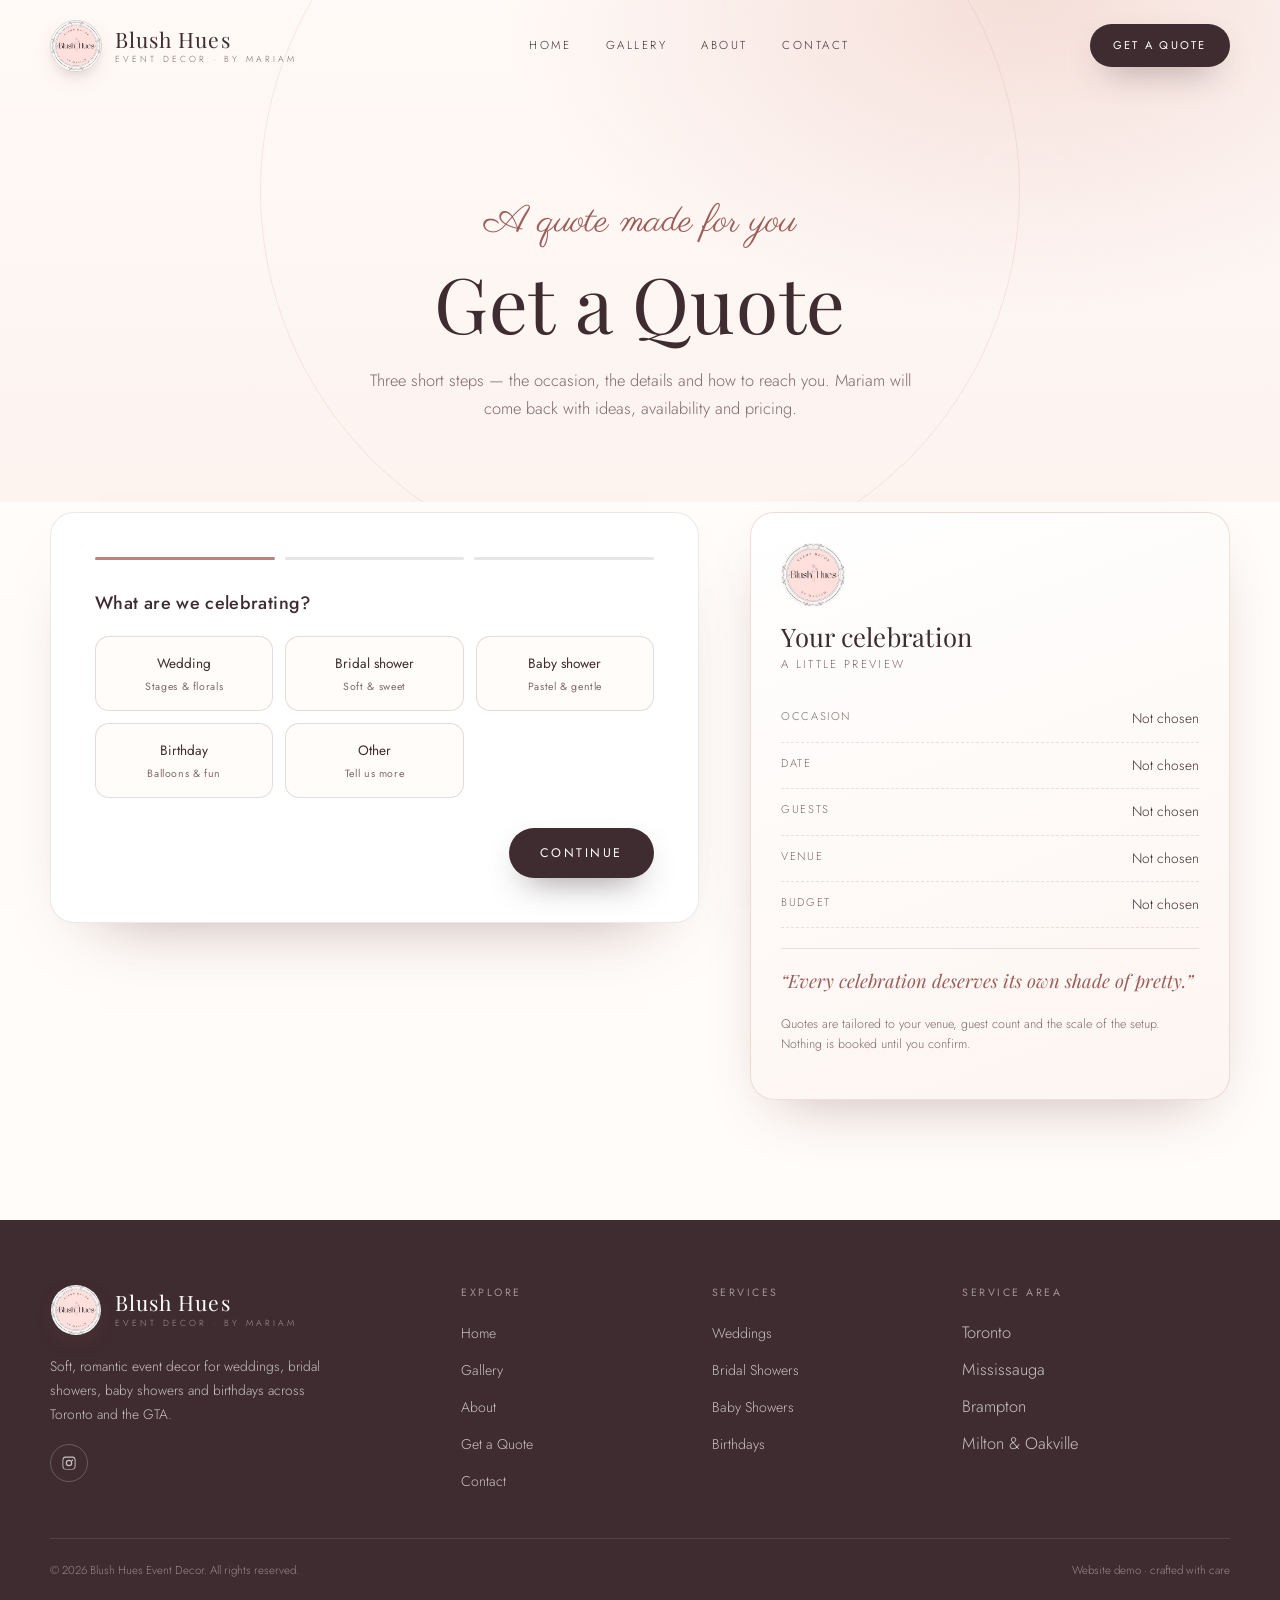
<file: quote.html>
<!DOCTYPE html>
<html lang="en">
<head>
<meta charset="UTF-8">
<meta name="viewport" content="width=device-width, initial-scale=1">
<title>Get a Quote — Blush Hues Event Decor</title>
<meta name="description" content="Request a personalised event decor quote from Blush Hues — weddings, bridal showers, baby showers and birthdays across Toronto and the GTA.">
<meta name="theme-color" content="#FDF5F1">
<link rel="icon" href="assets/img/logo-180.jpg">
<link rel="preconnect" href="https://fonts.googleapis.com">
<link rel="preconnect" href="https://fonts.gstatic.com" crossorigin>
<link href="https://fonts.googleapis.com/css2?family=Playfair+Display:ital,wght@0,400;0,500;0,600;1,400&family=Parisienne&family=Jost:wght@300;400;500&display=swap" rel="stylesheet">
<link rel="stylesheet" href="assets/css/style.css">
</head>
<body>

<header class="nav" id="nav">
  <div class="wrap nav__inner">
    <a class="brand" href="index.html">
      <img class="brand__logo" src="assets/img/logo.jpg" alt="Blush Hues event decor logo">
      <span class="brand__text"><span class="brand__name">Blush Hues</span><span class="brand__sub">Event Decor · By Mariam</span></span>
    </a>
    <nav class="nav__links">
      <a href="index.html">Home</a>
      <a href="gallery.html">Gallery</a>
      <a href="index.html#about">About</a>
      <a href="contact.html">Contact</a>
    </nav>
    <a href="quote.html" class="btn btn--primary btn--sm nav__cta">Get a Quote</a>
    <button class="burger" id="burger" aria-label="Open menu" aria-expanded="false"><span></span><span></span></button>
  </div>
</header>

<div class="mobile-menu" id="mobileMenu">
  <img class="mobile-menu__logo" src="assets/img/logo.jpg" alt="">
  <a href="index.html">Home</a>
  <a href="gallery.html">Gallery</a>
  <a href="index.html#about">About</a>
  <a href="contact.html">Contact</a>
  <a href="quote.html" class="btn btn--primary">Get a Quote</a>
</div>

<main>
  <section class="page-hero">
    <div class="wrap reveal">
      <span class="script">A quote made for you</span>
      <h1>Get a Quote</h1>
      <p class="lede">Three short steps — the occasion, the details and how to reach you. Mariam will come back with ideas, availability and pricing.</p>
    </div>
  </section>

  <section class="section" style="padding-top:10px">
    <div class="wrap quote-grid">
      <div class="form-card reveal">
        <div class="steps-bar" aria-hidden="true">
          <div class="step-dot done" data-dot="0"><i></i></div>
          <div class="step-dot" data-dot="1"><i></i></div>
          <div class="step-dot" data-dot="2"><i></i></div>
        </div>

        <form id="quoteForm" data-demo novalidate>
          <!-- STEP 1 -->
          <div class="form-step active" data-step="0">
            <h3>What are we celebrating?</h3>
            <div class="chip-grid" id="typeChips">
              <button type="button" class="chip" data-value="Wedding">Wedding<small>Stages &amp; florals</small></button>
              <button type="button" class="chip" data-value="Bridal shower">Bridal shower<small>Soft &amp; sweet</small></button>
              <button type="button" class="chip" data-value="Baby shower">Baby shower<small>Pastel &amp; gentle</small></button>
              <button type="button" class="chip" data-value="Birthday">Birthday<small>Balloons &amp; fun</small></button>
              <button type="button" class="chip" data-value="Other celebration">Other<small>Tell us more</small></button>
            </div>
            <div class="step-nav">
              <span></span>
              <button type="button" class="btn btn--primary" data-next disabled>Continue</button>
            </div>
          </div>

          <!-- STEP 2 -->
          <div class="form-step" data-step="1">
            <h3>The details</h3>
            <div class="field-row">
              <div class="field">
                <label for="qdate">Event date</label>
                <input id="qdate" name="date" type="date">
              </div>
              <div class="field">
                <label for="qguests">Approx. guests</label>
                <input id="qguests" name="guests" type="number" min="1" placeholder="e.g. 80">
              </div>
            </div>
            <div class="field-row">
              <div class="field">
                <label for="qvenue">Venue or city</label>
                <input id="qvenue" name="venue" type="text" placeholder="Venue name, or city">
              </div>
              <div class="field">
                <label for="qbudget">Budget range</label>
                <select id="qbudget" name="budget">
                  <option value="" selected disabled>Choose a range</option>
                  <option>Under $500</option>
                  <option>$500 – $1,500</option>
                  <option>$1,500 – $3,000</option>
                  <option>$3,000 – $6,000</option>
                  <option>$6,000+</option>
                  <option>Not sure yet</option>
                </select>
              </div>
            </div>
            <div class="field">
              <label for="qstyle">Colours or style you love <span style="text-transform:none;letter-spacing:0">(optional)</span></label>
              <input id="qstyle" name="style" type="text" placeholder="Blush, ivory, gold… garden roses, balloons, drapes…">
            </div>
            <div class="step-nav">
              <button type="button" class="btn btn--ghost" data-back>Back</button>
              <button type="button" class="btn btn--primary" data-next>Continue</button>
            </div>
          </div>

          <!-- STEP 3 -->
          <div class="form-step" data-step="2">
            <h3>How can we reach you?</h3>
            <div class="field-row">
              <div class="field">
                <label for="qname">Your name</label>
                <input id="qname" name="name" type="text" required placeholder="Full name">
              </div>
              <div class="field">
                <label for="qcontact">Phone or email</label>
                <input id="qcontact" name="contact" type="text" required placeholder="Phone or email">
              </div>
            </div>
            <div class="field">
              <label for="qnotes">Anything else?</label>
              <textarea id="qnotes" name="notes" placeholder="Inspiration, must-haves, questions…"></textarea>
            </div>
            <div class="step-nav">
              <button type="button" class="btn btn--ghost" data-back>Back</button>
              <button type="submit" class="btn btn--primary">Request My Quote</button>
            </div>
            <p class="form-fine">This is a demo site — nothing is sent yet.</p>
          </div>
        </form>

        <div class="form-success">
          <div class="tick">✦</div>
          <h3>Your request is ready</h3>
          <p>This demo quote form doesn't send yet.<br>For a real quote, please DM <a href="https://www.instagram.com/blushhuesdecor" target="_blank" rel="noopener" style="color:var(--rose-deep)">@blushhuesdecor</a> with your details.</p>
        </div>
      </div>

      <!-- LIVE SUMMARY -->
      <aside class="summary reveal d1">
        <img class="summary__logo" src="assets/img/logo.jpg" alt="Blush Hues">
        <h3>Your celebration</h3>
        <p class="summary__sub">A little preview</p>
        <div class="summary__row"><span>Occasion</span><span id="sType">Not chosen</span></div>
        <div class="summary__row"><span>Date</span><span id="sDate">Not chosen</span></div>
        <div class="summary__row"><span>Guests</span><span id="sGuests">Not chosen</span></div>
        <div class="summary__row"><span>Venue</span><span id="sVenue">Not chosen</span></div>
        <div class="summary__row"><span>Budget</span><span id="sBudget">Not chosen</span></div>
        <p class="summary__quote">“Every celebration deserves its own shade of pretty.”</p>
        <p class="summary__note">Quotes are tailored to your venue, guest count and the scale of the setup. Nothing is booked until you confirm.</p>
      </aside>
    </div>
  </section>
</main>

<footer class="footer">
  <div class="wrap">
    <div class="footer__top">
      <div>
        <a class="brand" href="index.html">
          <img class="brand__logo" src="assets/img/logo.jpg" alt="Blush Hues logo">
          <span class="brand__text"><span class="brand__name">Blush Hues</span><span class="brand__sub">Event Decor · By Mariam</span></span>
        </a>
        <p style="margin-top:18px">Soft, romantic event decor for weddings, bridal showers, baby showers and birthdays across Toronto and the GTA.</p>
        <div class="socials">
          <a href="https://www.instagram.com/blushhuesdecor" target="_blank" rel="noopener" aria-label="Instagram">
            <svg viewBox="0 0 24 24"><path d="M12 2.2c3.2 0 3.6 0 4.9.1 1.2.1 1.8.2 2.2.4.6.2 1 .5 1.4.9.4.4.7.8.9 1.4.2.4.3 1 .4 2.2.1 1.3.1 1.7.1 4.9s0 3.6-.1 4.9c-.1 1.2-.2 1.8-.4 2.2-.2.6-.5 1-.9 1.4-.4.4-.8.7-1.4.9-.4.2-1 .3-2.2.4-1.3.1-1.7.1-4.9.1s-3.6 0-4.9-.1c-1.2-.1-1.8-.2-2.2-.4-.6-.2-1-.5-1.4-.9-.4-.4-.7-.8-.9-1.4-.2-.4-.3-1-.4-2.2C2.2 15.6 2.2 15.2 2.2 12s0-3.6.1-4.9c.1-1.2.2-1.8.4-2.2.2-.6.5-1 .9-1.4.4-.4.8-.7 1.4-.9.4-.2 1-.3 2.2-.4C8.4 2.2 8.8 2.2 12 2.2Zm0 1.8c-3.1 0-3.5 0-4.7.1-.9 0-1.4.2-1.7.3-.4.2-.7.4-1 .7-.3.3-.5.6-.7 1-.1.3-.3.8-.3 1.7-.1 1.2-.1 1.6-.1 4.7s0 3.5.1 4.7c0 .9.2 1.4.3 1.7.2.4.4.7.7 1 .3.3.6.5 1 .7.3.1.8.3 1.7.3 1.2.1 1.6.1 4.7.1s3.5 0 4.7-.1c.9 0 1.4-.2 1.7-.3.4-.2.7-.4 1-.7.3-.3.5-.6.7-1 .1-.3.3-.8.3-1.7.1-1.2.1-1.6.1-4.7s0-3.5-.1-4.7c0-.9-.2-1.4-.3-1.7-.2-.4-.4-.7-.7-1-.3-.3-.6-.5-1-.7-.3-.1-.8-.3-1.7-.3-1.2-.1-1.6-.1-4.7-.1Zm0 3.1a4.9 4.9 0 1 1 0 9.8 4.9 4.9 0 0 1 0-9.8Zm0 1.8a3.1 3.1 0 1 0 0 6.2 3.1 3.1 0 0 0 0-6.2Zm5.1-2.1a1.15 1.15 0 1 1 0 2.3 1.15 1.15 0 0 1 0-2.3Z"/></svg>
          </a>
        </div>
      </div>
      <div>
        <h5>Explore</h5>
        <ul><li><a href="index.html">Home</a></li><li><a href="gallery.html">Gallery</a></li><li><a href="index.html#about">About</a></li><li><a href="quote.html">Get a Quote</a></li><li><a href="contact.html">Contact</a></li></ul>
      </div>
      <div>
        <h5>Services</h5>
        <ul><li><a href="index.html#about">Weddings</a></li><li><a href="index.html#about">Bridal Showers</a></li><li><a href="index.html#about">Baby Showers</a></li><li><a href="index.html#about">Birthdays</a></li></ul>
      </div>
      <div>
        <h5>Service Area</h5>
        <ul><li>Toronto</li><li>Mississauga</li><li>Brampton</li><li>Milton &amp; Oakville</li></ul>
      </div>
    </div>
    <div class="footer__bottom">
      <span>© <span id="year">2026</span> Blush Hues Event Decor. All rights reserved.</span>
      <span>Website demo · crafted with care</span>
    </div>
  </div>
</footer>

<script src="assets/js/main.js"></script>
<script>
(function () {
  const form = document.getElementById("quoteForm");
  if (!form) return;
  const steps = Array.from(form.querySelectorAll(".form-step"));
  const dots = Array.from(document.querySelectorAll(".step-dot"));
  let current = 0;
  const state = { type: "", date: "", guests: "", venue: "", budget: "" };

  const fmtDate = (v) => {
    if (!v) return "";
    const d = new Date(v + "T12:00:00");
    return d.toLocaleDateString("en-CA", { year: "numeric", month: "long", day: "numeric" });
  };

  function paint() {
    document.getElementById("sType").textContent = state.type || "Not chosen";
    document.getElementById("sDate").textContent = fmtDate(state.date) || "Not chosen";
    document.getElementById("sGuests").textContent = state.guests ? state.guests + " guests" : "Not chosen";
    document.getElementById("sVenue").textContent = state.venue || "Not chosen";
    document.getElementById("sBudget").textContent = state.budget || "Not chosen";
  }

  function go(i) {
    current = Math.max(0, Math.min(steps.length - 1, i));
    steps.forEach((s, n) => s.classList.toggle("active", n === current));
    dots.forEach((d, n) => {
      d.classList.toggle("active", n === current);
      d.classList.toggle("done", n < current);
    });
    document.querySelector(".quote-grid").scrollIntoView({ behavior: "smooth", block: "start" });
  }

  document.querySelectorAll("#typeChips .chip").forEach((chip) => {
    chip.addEventListener("click", () => {
      document.querySelectorAll("#typeChips .chip").forEach((c) => c.classList.remove("selected"));
      chip.classList.add("selected");
      state.type = chip.dataset.value;
      const next = form.querySelector('[data-step="0"] [data-next]');
      next.disabled = false;
      paint();
    });
  });

  form.querySelectorAll("[data-next]").forEach((b) =>
    b.addEventListener("click", () => {
      if (current === 0 && !state.type) return;
      go(current + 1);
    })
  );
  form.querySelectorAll("[data-back]").forEach((b) =>
    b.addEventListener("click", () => go(current - 1))
  );

  const dateEl = document.getElementById("qdate");
  const guestsEl = document.getElementById("qguests");
  const venueEl = document.getElementById("qvenue");
  const budgetEl = document.getElementById("qbudget");
  const styleEl = document.getElementById("qstyle");

  dateEl.addEventListener("change", () => { state.date = dateEl.value; paint(); });
  guestsEl.addEventListener("input", () => { state.guests = guestsEl.value; paint(); });
  venueEl.addEventListener("input", () => { state.venue = venueEl.value; paint(); });
  budgetEl.addEventListener("change", () => { state.budget = budgetEl.value; paint(); });

  form.addEventListener("submit", (e) => {
    e.preventDefault();
    if (!form.reportValidity()) return;
    paint();
    const success = form.parentElement.querySelector(".form-success");
    form.style.display = "none";
    document.querySelector(".steps-bar").style.display = "none";
    document.querySelector(".summary").innerHTML =
      '<img class="summary__logo" src="assets/img/logo.jpg" alt="">' +
      "<h3>Your celebration</h3><p class=\"summary__sub\">Request summary</p>" +
      '<div class="summary__row"><span>Occasion</span><span>' + (state.type || "—") + "</span></div>" +
      '<div class="summary__row"><span>Date</span><span>' + (fmtDate(state.date) || "—") + "</span></div>" +
      '<div class="summary__row"><span>Guests</span><span>' + (state.guests || "—") + "</span></div>" +
      '<div class="summary__row"><span>Venue</span><span>' + (state.venue || "—") + "</span></div>" +
      '<div class="summary__row"><span>Budget</span><span>' + (state.budget || "—") + "</span></div>" +
      '<div class="summary__row"><span>Style</span><span>' + (styleEl.value || "—") + "</span></div>" +
      '<p class="summary__quote">“Thank you — this is exactly the kind of celebration we love.”</p>';
    success.classList.add("show");
  });
})();
</script>
</body>
</html>
</file>
<file: assets/css/style.css>
/* ================================================================
   Blush Hues — Event Decor by Mariam
   Handcrafted, soft, romantic. Built for GitHub Pages.
   ================================================================ */

:root{
  --ivory:#FFFCF9;
  --cream:#FDF5F1;
  --blush:#F8E7E2;
  --blush-2:#F1D3CC;
  --rose:#C0837C;
  --rose-deep:#9C5C57;
  --plum:#3F2C31;
  --muted:#7E686A;
  --gold:#C6A15F;
  --sage:#A7B3A0;
  --line:rgba(63,44,49,.12);
  --shadow:0 24px 60px -30px rgba(120,70,70,.45);
  --radius:22px;
  --serif:"Playfair Display", Georgia, serif;
  --sans:"Jost", "Helvetica Neue", Arial, sans-serif;
  --script:"Parisienne", "Segoe Script", cursive;
  --ease:cubic-bezier(.22,.61,.36,1);
}

*,*::before,*::after{box-sizing:border-box}
html{scroll-behavior:smooth}
body{
  margin:0;
  background:var(--ivory);
  color:var(--plum);
  font-family:var(--sans);
  font-weight:300;
  font-size:16.5px;
  line-height:1.7;
  -webkit-font-smoothing:antialiased;
  overflow-x:hidden;
}
body.locked{overflow:hidden}
img{max-width:100%;display:block}
a{color:inherit;text-decoration:none}
button{font-family:inherit;cursor:pointer}
::selection{background:var(--blush-2);color:var(--plum)}

h1,h2,h3,h4{font-family:var(--serif);font-weight:400;line-height:1.08;margin:0;letter-spacing:.01em}
h1{font-size:clamp(3.2rem,8vw,6.6rem)}
h2{font-size:clamp(2.3rem,4.6vw,3.8rem)}
h3{font-size:clamp(1.35rem,2vw,1.6rem)}
p{margin:0 0 1.1em}
.script{font-family:var(--script);font-weight:400}

.wrap{width:min(1180px, calc(100% - 48px));margin-inline:auto}
.section{padding:clamp(70px,10vw,120px) 0;position:relative}
.section--tint{background:linear-gradient(180deg,var(--ivory) 0%,var(--cream) 18%,var(--cream) 82%,var(--ivory) 100%)}

.eyebrow{
  display:inline-flex;align-items:center;gap:12px;
  font-size:.72rem;letter-spacing:.34em;text-transform:uppercase;
  color:var(--rose-deep);font-weight:400;margin-bottom:20px;
}
.eyebrow::before{content:"";width:34px;height:1px;background:var(--rose);opacity:.7}
.eyebrow--center{justify-content:center}
.eyebrow--center::after{content:"";width:34px;height:1px;background:var(--rose);opacity:.7}

.lede{color:var(--muted);font-size:1.03rem;max-width:56ch}

/* ---------------- Buttons ---------------- */
.btn{
  display:inline-flex;align-items:center;justify-content:center;gap:10px;white-space:nowrap;text-align:center;
  padding:15px 30px;border-radius:100px;border:1px solid transparent;
  font-family:var(--sans);font-size:.78rem;font-weight:400;
  letter-spacing:.2em;text-transform:uppercase;
  transition:transform .45s var(--ease), background .35s, color .35s, box-shadow .45s, border-color .35s;
  will-change:transform;
}
.btn:hover{transform:translateY(-2px)}
.btn--primary{background:var(--plum);color:var(--ivory);box-shadow:0 14px 34px -16px rgba(63,44,49,.8)}
.btn--primary:hover{background:var(--rose-deep);box-shadow:0 18px 38px -16px rgba(156,92,87,.9)}
.btn--ghost{border-color:rgba(63,44,49,.28);color:var(--plum);background:transparent}
.btn--ghost:hover{background:var(--plum);color:var(--ivory);border-color:var(--plum)}
.btn--light{background:var(--ivory);color:var(--plum)}
.btn--light:hover{background:var(--blush)}
.btn--sm{padding:11px 22px;font-size:.7rem}
.btn--full{width:100%}

.link-arrow{
  display:inline-flex;align-items:center;gap:10px;
  font-size:.74rem;letter-spacing:.22em;text-transform:uppercase;color:var(--rose-deep);
  border-bottom:1px solid rgba(156,92,87,.35);padding-bottom:4px;transition:gap .35s var(--ease),border-color .35s;
}
.link-arrow:hover{gap:16px;border-color:var(--rose-deep)}

/* ---------------- Header ---------------- */
.nav{
  position:fixed;inset:0 0 auto 0;z-index:90;
  padding:20px 0;
  transition:background .45s var(--ease), box-shadow .45s, padding .45s var(--ease);
}
.nav__inner{display:flex;align-items:center;justify-content:space-between;gap:20px}
.brand{display:flex;align-items:center;gap:13px;line-height:1}
.brand__logo{
  width:52px;height:52px;border-radius:50%;object-fit:cover;
  border:1px solid rgba(63,44,49,.18);
  box-shadow:0 8px 20px -10px rgba(120,70,70,.5);
  transition:transform .5s var(--ease);
}
.brand:hover .brand__logo{transform:rotate(-5deg) scale(1.04)}
.brand__text{display:flex;flex-direction:column;gap:5px}
.brand__name{font-family:var(--serif);font-size:1.32rem;letter-spacing:.05em}
.brand__sub{font-size:.55rem;letter-spacing:.34em;text-transform:uppercase;color:var(--muted)}
.nav__links{display:flex;align-items:center;gap:34px}
.nav__links a{
  position:relative;font-size:.72rem;letter-spacing:.22em;text-transform:uppercase;color:var(--plum);
  padding:4px 0;transition:color .3s;
}
.nav__links a::after{
  content:"";position:absolute;left:0;bottom:0;height:1px;width:0;background:var(--rose);
  transition:width .4s var(--ease);
}
.nav__links a:hover::after,.nav__links a.active::after{width:100%}
.nav__links a.active{color:var(--rose-deep)}
.nav__cta{margin-left:8px}
.nav.scrolled{background:rgba(255,252,249,.9);backdrop-filter:blur(16px);box-shadow:0 1px 0 var(--line);padding:12px 0}
.nav.scrolled .brand__logo{width:44px;height:44px}

.burger{display:none;width:44px;height:44px;border:1px solid var(--line);border-radius:50%;background:transparent;position:relative;z-index:110}
.burger span{position:absolute;left:13px;width:18px;height:1px;background:var(--plum);transition:.35s var(--ease)}
.burger span:nth-child(1){top:19px}
.burger span:nth-child(2){top:25px}
body.menu-open .burger span:nth-child(1){top:22px;transform:rotate(45deg)}
body.menu-open .burger span:nth-child(2){top:22px;transform:rotate(-45deg)}

.mobile-menu{
  position:fixed;inset:0;z-index:100;background:var(--cream);
  display:flex;flex-direction:column;align-items:center;justify-content:center;gap:6px;
  opacity:0;pointer-events:none;transition:opacity .45s var(--ease);
}
body.menu-open .mobile-menu{opacity:1;pointer-events:auto}
.mobile-menu > a{font-family:var(--serif);font-size:2rem;padding:10px 0;opacity:.9}
.mobile-menu .btn{margin-top:26px;font-family:var(--sans);font-size:.74rem;letter-spacing:.2em;padding:14px 30px;display:inline-flex}
.mobile-menu__logo{width:74px;height:74px;border-radius:50%;margin-bottom:26px}

/* ---------------- Hero ---------------- */
.hero{
  position:relative;min-height:100svh;display:flex;align-items:center;
  padding:130px 0 70px;overflow:hidden;
  background:
    radial-gradient(1000px 700px at 82% 6%, rgba(241,211,204,.65), transparent 62%),
    radial-gradient(760px 640px at 6% 92%, rgba(248,231,226,.9), transparent 60%),
    linear-gradient(180deg,#FFFAF7 0%,#FDF3EF 55%,#FBE9E4 100%);
}
#petals{position:absolute;inset:0;width:100%;height:100%;z-index:0;pointer-events:none}
.hero::after{
  content:"";position:absolute;left:0;right:0;bottom:0;height:140px;z-index:1;
  background:linear-gradient(to bottom,transparent,var(--ivory));pointer-events:none;
}
.hero__inner{position:relative;z-index:2;display:grid;grid-template-columns:1.02fr .98fr;gap:clamp(30px,5vw,70px);align-items:center}
.hero__copy{max-width:600px}
.hero__kicker{display:flex;align-items:center;gap:14px;margin-bottom:22px;font-size:.7rem;letter-spacing:.32em;text-transform:uppercase;color:var(--rose-deep)}
.hero__kicker::before{content:"";width:44px;height:1px;background:var(--rose)}
.hero h1{font-weight:300;letter-spacing:-.015em}
.hero h1 em{font-style:normal;color:var(--rose-deep)}
.hero__script{font-family:var(--script);font-size:clamp(1.55rem,2.5vw,2.15rem);color:var(--rose-deep);line-height:1;margin:14px 0 0;display:block;opacity:.95}
.hero__text{color:#6B5557;margin:24px 0 32px;max-width:44ch}
.hero__actions{display:flex;flex-wrap:wrap;gap:14px;align-items:center}
.hero__trust{display:flex;align-items:center;gap:16px;margin-top:32px;color:#635052;font-size:.82rem;letter-spacing:.05em}
.hero__trust .stars{color:var(--gold);letter-spacing:3px;font-size:.8rem}
.hero__trust span{max-width:230px;line-height:1.5}

.hero__visual{position:relative;height:clamp(420px,58vh,600px);perspective:1200px}
.collage{position:absolute;inset:0;transform-style:preserve-3d;transition:transform .2s ease-out}
.frame{
  position:absolute;border-radius:18px;overflow:hidden;
  box-shadow:0 30px 70px -30px rgba(110,62,62,.55);
  border:6px solid rgba(255,255,255,.85);
  background:var(--blush);
  transform-style:preserve-3d;
}
.frame img{width:100%;height:100%;object-fit:cover;transition:transform 1.2s var(--ease)}
.frame:hover img{transform:scale(1.05)}
.frame--main{width:60%;height:78%;left:16%;top:6%;z-index:3;animation:floaty 9s ease-in-out infinite}
.frame--one{width:38%;height:46%;left:-2%;bottom:2%;z-index:4;animation:floaty 11s ease-in-out infinite reverse}
.frame--two{width:34%;height:40%;right:-4%;top:2%;z-index:2;animation:floaty 10s ease-in-out infinite 1s}
@keyframes floaty{0%,100%{transform:translateY(0)}50%{transform:translateY(-14px)}}

.badge-float{
  position:absolute;z-index:6;right:2%;bottom:12%;
  background:rgba(255,252,249,.97);backdrop-filter:blur(12px);
  border:1px solid rgba(198,161,95,.35);border-radius:100px;
  padding:12px 20px;display:flex;align-items:center;gap:11px;
  box-shadow:0 18px 40px -18px rgba(110,62,62,.75);
  font-size:.66rem;letter-spacing:.18em;text-transform:uppercase;color:#3A282D;font-weight:400;
}
.badge-float .dot{width:7px;height:7px;border-radius:50%;background:var(--sage);box-shadow:0 0 0 4px rgba(167,179,160,.22)}
.ring{
  position:absolute;border-radius:50%;border:1px solid rgba(192,131,124,.25);pointer-events:none;
}
.ring--1{width:86%;aspect-ratio:1;left:8%;top:6%;animation:spin 40s linear infinite}
.ring--2{width:104%;aspect-ratio:1;left:-2%;top:-4%;border-style:dashed;border-color:rgba(198,161,95,.22);animation:spin 70s linear infinite reverse}
@keyframes spin{to{transform:rotate(360deg)}}

.scroll-cue{
  position:absolute;bottom:26px;left:50%;transform:translateX(-50%);z-index:2;
  display:flex;flex-direction:column;align-items:center;gap:8px;
  font-size:.58rem;letter-spacing:.3em;text-transform:uppercase;color:rgba(63,44,49,.62);
}
.scroll-cue i{width:1px;height:38px;background:linear-gradient(var(--rose),transparent);animation:cue 2.2s infinite}
@keyframes cue{0%{transform:scaleY(.2);transform-origin:top}50%{transform:scaleY(1);transform-origin:top}51%{transform-origin:bottom}100%{transform:scaleY(.2);transform-origin:bottom}}

/* ---------------- Marquee ---------------- */
.marquee{border-block:1px solid var(--line);background:var(--ivory);overflow:hidden;padding:18px 0}
.marquee__track{display:flex;gap:0;width:max-content;animation:slide 38s linear infinite}
.marquee:hover .marquee__track{animation-play-state:paused}
.marquee span{
  font-family:var(--serif);font-size:1.05rem;letter-spacing:.16em;text-transform:uppercase;
  color:var(--plum);padding:0 26px;display:flex;align-items:center;gap:26px;white-space:nowrap;
}
.marquee span::after{content:"✿";font-size:.75rem;color:var(--rose);opacity:.8}
@keyframes slide{to{transform:translateX(-50%)}}

/* ---------------- Sections / headings ---------------- */
.section-head{display:flex;align-items:flex-end;justify-content:space-between;gap:30px;margin-bottom:52px;flex-wrap:wrap}
.section-head .lede{margin:14px 0 0}
.section-head--center{flex-direction:column;align-items:center;text-align:center}
.section-head--center .lede{margin-inline:auto}

.about{display:grid;grid-template-columns:.92fr 1.08fr;gap:clamp(36px,6vw,80px);align-items:center}
.about__media{position:relative}
.about__media img{width:100%;aspect-ratio:4/5;object-fit:cover;border-radius:200px 200px 20px 20px;box-shadow:var(--shadow)}
.about__seal{
  position:absolute;right:-18px;bottom:-18px;width:118px;height:118px;border-radius:50%;
  background:var(--ivory);padding:10px;box-shadow:0 20px 40px -20px rgba(110,62,62,.5);
  border:1px solid rgba(198,161,95,.3);animation:floaty 8s ease-in-out infinite;
}
.about__seal img{width:100%;height:100%;object-fit:cover;border-radius:50%}
.about h2{margin-bottom:8px}
.about .script{font-size:2rem;color:var(--rose-deep);display:block;margin-bottom:18px}
.about__stats{display:flex;gap:34px;margin-top:30px;padding-top:26px;border-top:1px solid var(--line);flex-wrap:wrap}
.stat b{font-family:var(--serif);font-size:2rem;font-weight:500;display:block;line-height:1;color:var(--rose-deep)}
.stat span{font-size:.66rem;letter-spacing:.2em;text-transform:uppercase;color:var(--muted)}

/* ---------------- Services ---------------- */
.cards{display:grid;grid-template-columns:repeat(4,1fr);gap:22px}
.card{
  position:relative;background:rgba(255,255,255,.72);border:1px solid rgba(63,44,49,.09);
  border-radius:var(--radius);padding:34px 26px 30px;overflow:hidden;
  transition:transform .5s var(--ease),box-shadow .5s,background .5s,border-color .5s;
  transform-style:preserve-3d;
}
.card::before{
  content:"";position:absolute;inset:0;opacity:0;transition:opacity .5s;
  background:radial-gradient(420px 220px at var(--mx,50%) var(--my,0%),rgba(241,211,204,.75),transparent 70%);
}
.card:hover{transform:translateY(-8px);box-shadow:0 30px 60px -34px rgba(110,62,62,.5);border-color:rgba(192,131,124,.28)}
.card:hover::before{opacity:1}
.card__icon{width:46px;height:46px;margin-bottom:20px;color:var(--rose-deep);position:relative}
.card__icon svg{width:100%;height:100%;stroke:currentColor;fill:none;stroke-width:1.1}
.card h3{margin-bottom:8px;position:relative}
.card p{font-size:.9rem;color:var(--muted);margin:0;position:relative}

/* ---------------- Gallery ---------------- */
.gallery-grid{display:grid;grid-template-columns:repeat(12,1fr);gap:16px}
.gitem{
  position:relative;overflow:hidden;border-radius:16px;background:var(--blush);
  cursor:pointer;break-inside:avoid;
}
.gitem img{width:100%;height:100%;object-fit:cover;transition:transform 1.1s var(--ease),filter .6s}
.gitem::after{
  content:"";position:absolute;inset:0;background:linear-gradient(to top,rgba(63,44,49,.5),transparent 55%);
  opacity:0;transition:opacity .5s;
}
.gitem:hover img{transform:scale(1.06)}
.gitem:hover::after{opacity:1}
.gitem__label{
  position:absolute;left:18px;bottom:16px;z-index:2;color:#fff;
  font-size:.68rem;letter-spacing:.22em;text-transform:uppercase;
  opacity:0;transform:translateY(10px);transition:.45s var(--ease);
}
.gitem:hover .gitem__label{opacity:1;transform:none}
.gitem__plus{
  position:absolute;right:14px;top:14px;z-index:2;width:34px;height:34px;border-radius:50%;
  background:rgba(255,252,249,.92);display:grid;place-items:center;color:var(--plum);
  opacity:0;transform:scale(.7);transition:.45s var(--ease);font-size:1rem;
}
.gitem:hover .gitem__plus{opacity:1;transform:none}

.g-a{grid-column:span 4;aspect-ratio:3/4}
.g-b{grid-column:span 4;aspect-ratio:3/4;margin-top:34px}
.g-c{grid-column:span 4;aspect-ratio:3/4}
.g-d{grid-column:span 5;aspect-ratio:4/3;margin-top:-20px}
.g-e{grid-column:span 3;aspect-ratio:3/4;margin-top:14px}
.g-f{grid-column:span 4;aspect-ratio:4/3;margin-top:14px}

.gallery-grid--page{display:grid;grid-template-columns:repeat(3,1fr);gap:18px}
.gallery-grid--page .gitem{aspect-ratio:3/4}
.gallery-grid--page .gitem:nth-child(4n+1){grid-row:span 2;aspect-ratio:auto}

/* Lightbox */
.lightbox{
  position:fixed;inset:0;z-index:200;background:rgba(38,26,30,.94);
  display:flex;align-items:center;justify-content:center;padding:28px;
  opacity:0;pointer-events:none;transition:opacity .4s var(--ease);
  backdrop-filter:blur(6px);
}
.lightbox.open{opacity:1;pointer-events:auto}
.lightbox img{max-width:min(92vw,880px);max-height:82vh;object-fit:contain;border-radius:10px;box-shadow:0 40px 90px rgba(0,0,0,.5);transform:scale(.96);transition:transform .4s var(--ease)}
.lightbox.open img{transform:scale(1)}
.lb-btn{
  position:absolute;background:rgba(255,255,255,.1);border:1px solid rgba(255,255,255,.25);
  color:#fff;width:46px;height:46px;border-radius:50%;display:grid;place-items:center;
  font-size:1.1rem;transition:.3s;backdrop-filter:blur(6px);
}
.lb-btn:hover{background:rgba(255,255,255,.22)}
.lb-close{top:22px;right:22px}
.lb-prev{left:18px;top:50%;transform:translateY(-50%)}
.lb-next{right:18px;top:50%;transform:translateY(-50%)}
.lb-count{position:absolute;bottom:20px;left:50%;transform:translateX(-50%);color:rgba(255,255,255,.6);font-size:.7rem;letter-spacing:.2em}

/* ---------------- Process ---------------- */
.process{display:grid;grid-template-columns:repeat(4,1fr);gap:26px;counter-reset:step}
.pstep{position:relative;padding-top:30px;border-top:1px solid var(--line)}
.pstep::before{
  counter-increment:step;content:"0" counter(step);
  font-family:var(--serif);font-size:.85rem;letter-spacing:.14em;color:var(--rose);
  position:absolute;top:-11px;left:0;background:var(--ivory);padding-right:12px;
}
.section--tint .pstep::before{background:var(--cream)}
.pstep h3{font-size:1.25rem;margin-bottom:8px}
.pstep p{font-size:.88rem;color:var(--muted);margin:0}

/* ---------------- Quote band ---------------- */
.band{
  position:relative;overflow:hidden;border-radius:28px;padding:clamp(40px,7vw,76px);
  background:
    radial-gradient(700px 420px at 88% 10%,rgba(255,255,255,.16),transparent 60%),
    linear-gradient(120deg,#6E474C 0%,#9C5C57 55%,#C0837C 100%);
  color:var(--ivory);text-align:center;box-shadow:0 40px 80px -50px rgba(90,45,45,.9);
}
.band::before,.band::after{
  content:"";position:absolute;border-radius:50%;border:1px solid rgba(255,255,255,.16);
}
.band::before{width:420px;height:420px;left:-160px;top:-160px}
.band::after{width:320px;height:320px;right:-110px;bottom:-140px;border-style:dashed}
.band .script{font-size:clamp(1.7rem,3vw,2.4rem);opacity:.92;display:block;margin-bottom:10px}
.band h2{color:#fff;margin-bottom:18px}
.band p{color:rgba(255,255,255,.82);max-width:52ch;margin:0 auto 30px}

/* ---------------- Page hero ---------------- */
.page-hero{
  padding:clamp(140px,16vw,190px) 0 clamp(50px,7vw,80px);
  background:
    radial-gradient(800px 480px at 80% 0%,rgba(241,211,204,.7),transparent 65%),
    linear-gradient(180deg,#FFFAF7,#FDF3EF);
  text-align:center;position:relative;overflow:hidden;
}
.page-hero::after{
  content:"";position:absolute;left:50%;top:38%;width:min(760px,90vw);aspect-ratio:1;
  transform:translate(-50%,-50%);border-radius:50%;border:1px solid rgba(192,131,124,.16);pointer-events:none;
}
.page-hero .script{font-size:clamp(1.7rem,3vw,2.4rem);color:var(--rose-deep);display:block;margin-bottom:6px}
.page-hero h1{font-size:clamp(2.8rem,6vw,4.8rem)}
.page-hero .lede{margin:22px auto 0;max-width:58ch}

/* ---------------- Contact ---------------- */
.contact-grid{display:grid;grid-template-columns:.9fr 1.1fr;gap:clamp(30px,5vw,64px);align-items:start}
.contact-info{display:flex;flex-direction:column;gap:26px}
.info-row{display:flex;gap:16px;align-items:flex-start}
.info-row__icon{
  flex:0 0 44px;width:44px;height:44px;border-radius:50%;display:grid;place-items:center;
  background:var(--blush);color:var(--rose-deep);border:1px solid rgba(192,131,124,.2);
}
.info-row__icon svg{width:19px;height:19px;stroke:currentColor;fill:none;stroke-width:1.3}
.info-row h4{font-family:var(--sans);font-size:.68rem;letter-spacing:.24em;text-transform:uppercase;color:var(--muted);margin:0 0 4px;font-weight:400}
.info-row p,.info-row a{margin:0;font-size:.98rem;color:var(--plum)}
.info-row a:hover{color:var(--rose-deep)}
.info-note{background:var(--blush);border-radius:16px;padding:22px;font-size:.86rem;color:var(--muted);border:1px solid rgba(192,131,124,.16)}
.info-note b{color:var(--plum);font-weight:500}

.form-card{
  background:#fff;border:1px solid rgba(63,44,49,.1);border-radius:24px;
  padding:clamp(26px,4vw,44px);box-shadow:0 34px 70px -50px rgba(110,62,62,.6);
}
.form-head{margin-bottom:26px}
.form-head h2{font-size:2rem;margin-bottom:6px}
.form-head p{color:var(--muted);font-size:.9rem;margin:0}
.field{margin-bottom:18px;position:relative}
.field label{display:block;font-size:.66rem;letter-spacing:.2em;text-transform:uppercase;color:var(--muted);margin-bottom:8px}
.field input,.field select,.field textarea{
  width:100%;padding:13px 16px;border:1px solid rgba(63,44,49,.16);border-radius:12px;
  background:var(--ivory);font-family:var(--sans);font-size:.94rem;font-weight:300;color:var(--plum);
  transition:border-color .3s, box-shadow .3s, background .3s;appearance:none;
}
.field textarea{min-height:120px;resize:vertical}
.field input:focus,.field select:focus,.field textarea:focus{
  outline:none;border-color:var(--rose);background:#fff;box-shadow:0 0 0 4px rgba(192,131,124,.12);
}
.field select{
  background-image:url("data:image/svg+xml,%3Csvg xmlns='http://www.w3.org/2000/svg' width='12' height='8'%3E%3Cpath d='M1 1l5 5 5-5' stroke='%237E686A' fill='none' stroke-width='1.4'/%3E%3C/svg%3E");
  background-repeat:no-repeat;background-position:right 16px center;
}
.field-row{display:grid;grid-template-columns:1fr 1fr;gap:16px}
.form-fine{font-size:.72rem;color:var(--muted);margin:14px 0 0;text-align:center}
.form-success{
  display:none;text-align:center;padding:30px 10px;
}
.form-success.show{display:block;animation:fadeUp .6s var(--ease)}
.form-success .tick{
  width:64px;height:64px;border-radius:50%;background:var(--blush);color:var(--rose-deep);
  display:grid;place-items:center;margin:0 auto 20px;font-size:1.6rem;
}
.form-success h3{font-size:1.8rem;margin-bottom:8px}
.form-success p{color:var(--muted);font-size:.9rem}

/* ---------------- Quote page ---------------- */
.quote-grid{display:grid;grid-template-columns:1.15fr .85fr;gap:clamp(28px,4vw,56px);align-items:start}
.steps-bar{display:flex;align-items:center;gap:10px;margin-bottom:34px}
.step-dot{
  flex:1;height:3px;border-radius:3px;background:rgba(63,44,49,.12);position:relative;overflow:hidden;
}
.step-dot i{position:absolute;inset:0;width:0;background:var(--rose);transition:width .5s var(--ease)}
.step-dot.done i{width:100%}
.step-dot.active i{width:100%;background:linear-gradient(90deg,var(--rose),var(--gold))}
.form-step{display:none}
.form-step.active{display:block;animation:fadeUp .5s var(--ease)}
.form-step h3{font-size:1.12rem;font-family:var(--sans);font-weight:500;letter-spacing:.02em;margin-bottom:22px}
.chip-grid{display:grid;grid-template-columns:repeat(auto-fit,minmax(140px,1fr));gap:12px}
.chip{
  border:1px solid rgba(63,44,49,.15);background:var(--ivory);border-radius:14px;
  padding:16px 14px;text-align:center;font-size:.85rem;color:var(--plum);
  transition:.35s var(--ease);display:flex;flex-direction:column;gap:6px;align-items:center;
}
.chip small{font-size:.66rem;color:var(--muted);letter-spacing:.06em}
.chip:hover{border-color:var(--rose);transform:translateY(-2px)}
.chip.selected{background:var(--blush);border-color:var(--rose);box-shadow:0 10px 24px -16px rgba(156,92,87,.7)}
.step-nav{display:flex;justify-content:space-between;gap:14px;margin-top:30px}
.summary{
  background:linear-gradient(160deg,#fff,#FDF5F1);border:1px solid rgba(192,131,124,.25);
  border-radius:24px;padding:30px;position:sticky;top:110px;box-shadow:var(--shadow);
}
.summary__logo{width:64px;height:64px;border-radius:50%;margin-bottom:16px}
.summary h3{font-size:1.6rem;margin-bottom:4px}
.summary__sub{font-size:.72rem;letter-spacing:.2em;text-transform:uppercase;color:var(--muted);margin-bottom:22px}
.summary__row{display:flex;justify-content:space-between;gap:14px;padding:11px 0;border-bottom:1px dashed rgba(63,44,49,.12);font-size:.86rem}
.summary__row span:first-child{color:var(--muted);font-size:.7rem;letter-spacing:.14em;text-transform:uppercase}
.summary__row span:last-child{text-align:right;max-width:60%;color:var(--plum)}
.summary__note{font-size:.78rem;color:var(--muted);margin-top:18px;line-height:1.6}
.summary__quote{margin-top:20px;padding-top:18px;border-top:1px solid rgba(63,44,49,.12);font-family:var(--serif);font-size:1.15rem;font-style:italic;color:var(--rose-deep);line-height:1.5}

/* ---------------- Footer ---------------- */
.footer{background:var(--plum);color:rgba(255,252,249,.72);padding:64px 0 26px;margin-top:0}
.footer__top{display:grid;grid-template-columns:1.4fr .8fr .8fr 1fr;gap:36px;padding-bottom:44px;border-bottom:1px solid rgba(255,255,255,.1)}
.footer .brand__name{color:var(--ivory)}
.footer .brand__sub{color:rgba(255,252,249,.5)}
.footer p{font-size:.86rem;line-height:1.75;max-width:34ch}
.footer h5{font-family:var(--sans);font-size:.66rem;letter-spacing:.24em;text-transform:uppercase;color:rgba(255,252,249,.5);margin:0 0 16px;font-weight:400}
.footer ul{list-style:none;padding:0;margin:0;display:flex;flex-direction:column;gap:9px}
.footer a{font-size:.88rem;transition:color .3s}
.footer a:hover{color:#fff}
.footer__bottom{display:flex;justify-content:space-between;gap:16px;padding-top:22px;font-size:.72rem;color:rgba(255,252,249,.45);flex-wrap:wrap}
.footer .socials{display:flex;gap:10px;margin-top:18px}
.footer .socials a{
  width:38px;height:38px;border-radius:50%;border:1px solid rgba(255,255,255,.22);
  display:grid;place-items:center;transition:.3s;
}
.footer .socials a:hover{background:var(--rose);border-color:var(--rose);color:#fff}
.footer .socials svg{width:16px;height:16px;fill:currentColor}

/* WhatsApp float */
.wa-float{
  position:fixed;right:22px;bottom:22px;z-index:80;width:54px;height:54px;border-radius:50%;
  background:var(--plum);color:var(--ivory);display:grid;place-items:center;
  box-shadow:0 18px 34px -14px rgba(63,44,49,.8);transition:.35s var(--ease);
}
.wa-float:hover{transform:translateY(-4px) scale(1.04);background:var(--rose-deep)}
.wa-float svg{width:24px;height:24px;fill:currentColor}

/* ---------------- Reveal ---------------- */
.reveal{opacity:0;transform:translateY(26px);transition:opacity .9s var(--ease),transform .9s var(--ease)}
.reveal.in{opacity:1;transform:none}
.reveal.d1{transition-delay:.08s}.reveal.d2{transition-delay:.16s}
.reveal.d3{transition-delay:.24s}.reveal.d4{transition-delay:.32s}
@keyframes fadeUp{from{opacity:0;transform:translateY(14px)}to{opacity:1;transform:none}}

/* ---------------- Responsive ---------------- */
@media(max-width:1024px){
  .nav__links{display:none}
  .nav__cta{display:none}
  .burger{display:block}
  .hero__inner{grid-template-columns:1fr;gap:50px}
  .hero{min-height:auto;padding-top:120px}
  .hero__visual{height:460px;max-width:520px;margin-inline:auto;width:100%}
  .about{grid-template-columns:1fr;gap:44px}
  .about__media{max-width:440px}
  .cards{grid-template-columns:repeat(2,1fr)}
  .contact-grid,.quote-grid{grid-template-columns:1fr}
  .summary{position:static}
  .footer__top{grid-template-columns:1fr 1fr}
}
@media(max-width:760px){
  .wrap{width:calc(100% - 34px)}
  .hero h1{font-size:clamp(2.9rem,13vw,4rem)}
  .hero__visual{height:400px}
  .frame--main{width:62%;left:18%}
  .gallery-grid{grid-template-columns:repeat(2,1fr);gap:12px}
  .g-a,.g-b,.g-c,.g-d,.g-e,.g-f{grid-column:span 1;margin-top:0;aspect-ratio:3/4}
  .gallery-grid--page{grid-template-columns:repeat(2,1fr);gap:12px}
  .gallery-grid--page .gitem:nth-child(4n+1){grid-row:span 1;aspect-ratio:3/4}
  .process{grid-template-columns:1fr 1fr;gap:26px 20px}
  .cards{grid-template-columns:1fr 1fr;gap:14px}
  .card{padding:26px 18px}
  .field-row{grid-template-columns:1fr}
  .hero__actions .btn{flex:1;padding-inline:18px}
  .footer__top{grid-template-columns:1fr;gap:30px;padding-bottom:34px}
  .band{padding:44px 24px;border-radius:22px}
  .lb-prev{left:8px}.lb-next{right:8px}
  .scroll-cue{display:none}
}
@media(max-width:400px){
  .cards{grid-template-columns:1fr}
}
@media(prefers-reduced-motion:reduce){
  *,*::before,*::after{animation:none!important;transition-duration:.01ms!important}
  .reveal{opacity:1;transform:none}
  html{scroll-behavior:auto}
}
</file>
<file: assets/css/gallery.css>
/* ============ The Lookbook — editorial gallery ============ */
.lookbook{padding-top:6px}
.lookbook__head{max-width:760px;margin:0 auto 46px;text-align:center}
.lookbook__title{
  font-family:var(--serif);font-weight:300;font-size:clamp(2rem,4.6vw,3.2rem);
  line-height:1.12;letter-spacing:-.01em;color:#3A282D;margin:10px 0 14px;
}
.lookbook__title em{font-style:italic;color:var(--rose-deep)}
.lookbook__lede{color:var(--muted);font-size:.95rem;margin:0}

.lookbook__body{display:grid;grid-template-columns:220px minmax(0,1fr);gap:56px;align-items:start}
@media(max-width:1000px){.lookbook__body{grid-template-columns:180px minmax(0,1fr);gap:32px}}
@media(max-width:760px){.lookbook__body{display:block}}

/* --- index rail --- */
.lb-index{position:sticky;top:110px;display:flex;flex-direction:column;gap:2px}
.idx{
  position:relative;display:grid;grid-template-columns:26px 1fr auto;align-items:baseline;gap:10px;
  width:100%;padding:14px 2px;border:0;background:none;text-align:left;cursor:pointer;
  color:#6a5054;transition:color .35s var(--ease);
}
.idx__num{font-family:var(--sans);font-size:.58rem;letter-spacing:.14em;color:#b08a84;transition:color .35s}
.idx__name{font-family:var(--serif);font-size:1.42rem;line-height:1.05;letter-spacing:-.01em;transition:transform .45s var(--ease)}
.idx__count{font-family:var(--sans);font-size:.6rem;letter-spacing:.08em;color:#b08a84}
.idx__line{position:absolute;left:0;right:0;bottom:0;height:1px;background:rgba(156,92,87,.16);transform-origin:left;transform:scaleX(.24);transition:transform .5s var(--ease),background .4s}
.idx:hover{color:var(--rose-deep)}
.idx:hover .idx__line{transform:scaleX(.62);background:rgba(156,92,87,.4)}
.idx.is-active{color:#3A282D}
.idx.is-active .idx__num{color:var(--rose-deep)}
.idx.is-active .idx__name{transform:translateX(3px)}
.idx.is-active .idx__line{transform:scaleX(1);background:var(--rose-deep);height:1.5px}
.idx__img{display:none}

@media(max-width:760px){
  .lb-index{
    position:sticky;top:64px;z-index:30;display:flex;flex-direction:row;gap:10px;
    overflow-x:auto;padding:10px 0 16px;margin:0 -20px 16px;padding-inline:20px;
    -webkit-overflow-scrolling:touch;scrollbar-width:none;
    background:linear-gradient(to bottom,var(--cream) 70%,rgba(253,245,241,0));
  }
  .lb-index::-webkit-scrollbar{display:none}
  .idx{
    flex:none;width:66vw;max-width:260px;height:120px;border-radius:14px;overflow:hidden;
    display:flex;flex-direction:column;justify-content:flex-end;gap:2px;
    padding:12px 14px;grid-template-columns:none;color:#fff8f4;
    box-shadow:0 14px 30px -22px rgba(110,62,62,.7);scroll-snap-align:start;
  }
  .idx__img{display:block;position:absolute;inset:0;width:100%;height:100%;object-fit:cover;z-index:0}
  .idx::after{content:"";position:absolute;inset:0;background:linear-gradient(to top,rgba(42,24,28,.72),rgba(42,24,28,.05) 70%);z-index:0}
  .idx__num,.idx__name,.idx__count{position:relative;z-index:1}
  .idx__name{font-size:1.3rem}
  .idx__num,.idx__count{color:rgba(255,248,244,.72)}
  .idx__line{display:none}
  .idx.is-active{outline:2px solid rgba(255,248,244,.85);outline-offset:-2px}
}

/* --- grid --- */
.lb-grid{column-count:2;column-gap:20px}
@media(max-width:560px){.lb-grid{column-count:1;column-gap:0}}
.m-item{
  break-inside:avoid;margin:0 0 20px;position:relative;display:block;width:100%;
  border-radius:14px;overflow:hidden;background:#f0e2dc;cursor:zoom-in;
  box-shadow:0 18px 40px -34px rgba(110,62,62,.55);
  transition:opacity .4s var(--ease),transform .4s var(--ease);
}
.m-item.is-hidden{display:none!important}
.m-item.enter{animation:fadeUp .65s var(--ease) both}
.m-item img{width:100%;height:auto;display:block;transition:transform 1.2s var(--ease)}
.m-item::after{
  content:"";position:absolute;inset:0;pointer-events:none;
  background:linear-gradient(to top,rgba(42,24,28,.5) 0%,rgba(42,24,28,.08) 36%,transparent 62%);
  opacity:0;transition:opacity .45s var(--ease);
}
.m-item:hover img{transform:scale(1.03)}
.m-item:hover::after{opacity:1}
.m-cap{
  position:absolute;left:0;right:0;bottom:0;z-index:2;padding:16px 18px;
  display:flex;align-items:center;justify-content:space-between;gap:10px;
  color:#fff8f4;opacity:0;transform:translateY(8px);
  transition:opacity .45s var(--ease),transform .45s var(--ease);
}
.m-cap b{font-family:var(--serif);font-weight:400;font-size:1.02rem}
.m-cap i{font-style:normal;font-size:.6rem;letter-spacing:.2em;text-transform:uppercase;opacity:.78}
.m-item:hover .m-cap{opacity:1;transform:none}
@media(hover:none){.m-item::after{opacity:.7}.m-cap{opacity:1;transform:none}}
@keyframes fadeUp{from{opacity:0;transform:translateY(14px)}to{opacity:1;transform:none}}

/* cursor preview (desktop only) */
.peek{
  position:fixed;z-index:60;width:190px;height:240px;border-radius:10px;overflow:hidden;
  pointer-events:none;opacity:0;transform:translate(-50%,-50%) scale(.94) rotate(-3deg);
  transition:opacity .3s var(--ease),transform .3s var(--ease);
  box-shadow:0 30px 60px -20px rgba(60,30,32,.55);border:4px solid rgba(255,255,255,.9);
}
.peek.on{opacity:1;transform:translate(-50%,-50%) scale(1) rotate(-3deg)}
.peek img{width:100%;height:100%;object-fit:cover}
@media(hover:none),(max-width:760px){.peek{display:none}}

/* lightbox */
.lb{
  position:fixed;inset:0;z-index:900;background:rgba(26,16,18,.93);
  backdrop-filter:blur(8px);display:flex;align-items:center;justify-content:center;
  opacity:0;pointer-events:none;transition:opacity .35s var(--ease);
}
.lb.open{opacity:1;pointer-events:auto}
.lb figure{margin:0;max-width:min(92vw,1040px);display:flex;flex-direction:column;align-items:center;gap:12px}
.lb img{max-width:100%;max-height:82vh;object-fit:contain;border-radius:10px;transform:scale(.97);transition:transform .35s var(--ease)}
.lb.open img{transform:scale(1)}
.lb figcaption{display:flex;gap:14px;align-items:center;color:#f4e6e2;font-size:.7rem;letter-spacing:.18em;text-transform:uppercase}
.lb figcaption span:first-child{color:#e9b9b0}
.lb-btn{
  position:absolute;z-index:2;width:46px;height:46px;border-radius:50%;
  border:1px solid rgba(255,255,255,.22);background:rgba(20,12,14,.5);color:#fff;
  font-size:1.3rem;display:grid;place-items:center;transition:background .3s,border-color .3s;
}
.lb-btn:hover{background:rgba(255,255,255,.14);border-color:rgba(255,255,255,.5)}
.lb-close{top:22px;right:22px;font-size:1rem}
.lb-prev{left:20px;top:50%;transform:translateY(-50%)}
.lb-next{right:20px;top:50%;transform:translateY(-50%)}
@media(max-width:700px){.lb-prev{left:8px}.lb-next{right:8px}.lb-btn{width:40px;height:40px}}
</file>
